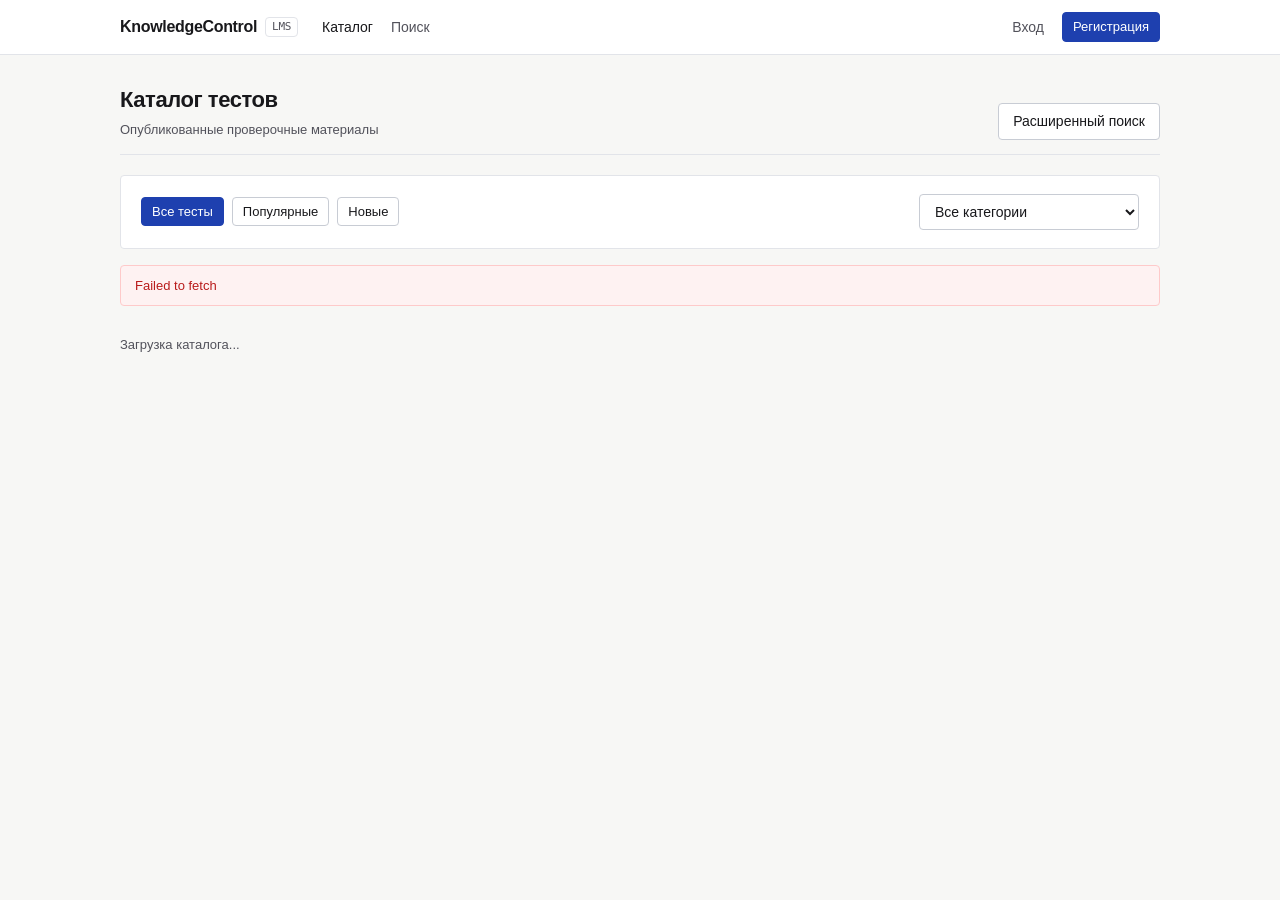
<file: frontend/index.html>
<!DOCTYPE html>
<html lang="ru">
<head>
  <meta charset="UTF-8">
  <title>Каталог тестов — KnowledgeControl</title>
  <link rel="stylesheet" href="css/style.css">
</head>
<body>
  <header id="navbar" class="topbar"></header>
  <main class="container">
    <div class="page-header">
      <div>
        <h1>Каталог тестов</h1>
        <p class="page-subtitle">Опубликованные проверочные материалы</p>
      </div>
      <a href="search.html" class="btn">Расширенный поиск</a>
    </div>

    <div class="card" style="display:flex;justify-content:space-between;align-items:center;gap:12px;flex-wrap:wrap;">
      <div class="row-actions" id="mode-tabs">
        <button type="button" class="btn btn-sm btn-primary" data-mode="all" onclick="setMode('all')">Все тесты</button>
        <button type="button" class="btn btn-sm" data-mode="popular" onclick="setMode('popular')">Популярные</button>
        <button type="button" class="btn btn-sm" data-mode="new" onclick="setMode('new')">Новые</button>
      </div>
      <div id="category-filter-wrap" style="min-width:220px;">
        <select id="category-select" onchange="onCategoryChange()">
          <option value="">Все категории</option>
        </select>
      </div>
    </div>

    <div id="alert" class="alert"></div>
    <div id="tests-grid" class="grid-2">
      <p class="muted">Загрузка каталога...</p>
    </div>

    <div id="pagination" style="display:none;justify-content:space-between;align-items:center;margin-top:16px;">
      <button type="button" id="prev-btn" class="btn btn-sm" onclick="changePage(-1)">← Назад</button>
      <span id="page-info" class="muted mono"></span>
      <button type="button" id="next-btn" class="btn btn-sm" onclick="changePage(1)">Вперёд →</button>
    </div>
  </main>

  <script src="js/api.js"></script>
  <script src="js/auth.js"></script>
  <script>
    renderNavbar('index');

    let currentMode = 'all';
    let currentCategory = '';
    let currentPage = 1;
    const pageSize = 10;

    async function loadCategories() {
      try {
        const categories = await apiRequest('creation', '/api/categories');
        const select = document.getElementById('category-select');
        (categories || []).forEach(c => {
          const opt = document.createElement('option');
          opt.value = c.name;
          opt.textContent = c.name;
          select.appendChild(opt);
        });
      } catch { /* каталог работает и без списка категорий */ }
    }

    function setMode(mode) {
      currentMode = mode;
      currentPage = 1;
      document.querySelectorAll('#mode-tabs button').forEach(btn => {
        btn.className = btn.dataset.mode === mode ? 'btn btn-sm btn-primary' : 'btn btn-sm';
      });
      document.getElementById('category-filter-wrap').style.display = mode === 'all' ? 'block' : 'none';
      loadCatalog();
    }

    function onCategoryChange() {
      currentCategory = document.getElementById('category-select').value;
      currentPage = 1;
      loadCatalog();
    }

    function changePage(delta) {
      currentPage = Math.max(1, currentPage + delta);
      loadCatalog();
    }

    function renderCards(items) {
      const grid = document.getElementById('tests-grid');
      if (!items.length) {
        grid.innerHTML = '<p class="muted">Опубликованных тестов по выбранным условиям пока нет.</p>';
        return;
      }

      grid.innerHTML = items.map(t => {
        const updated = t.updatedAt ? new Date(t.updatedAt).toLocaleDateString('ru-RU') : '';
        const statsLine = t.totalAttempts > 0
          ? `Попыток: <strong>${t.totalAttempts}</strong> · Успешно: ${Math.round(t.passRate)}% · Ср. балл: ${Math.round(t.avgScore)}%`
          : 'Пока нет прохождений';

        return `
          <div class="card" style="display:flex;flex-direction:column;justify-content:space-between;margin-bottom:0;">
            <div>
              <div style="display:flex;justify-content:space-between;align-items:center;gap:8px;margin-bottom:8px;">
                <span class="badge">${escapeHtml(t.subject || 'Общее')}</span>
                <span class="mono muted">${updated}</span>
              </div>
              <h3 style="margin:0 0 6px;font-size:17px;">${escapeHtml(t.title)}</h3>
              <p class="muted" style="margin:0 0 14px;">${escapeHtml(t.description || 'Описание отсутствует')}</p>
            </div>
            <div style="display:flex;justify-content:space-between;align-items:center;gap:10px;padding-top:12px;border-top:1px solid var(--border);">
              <span class="muted">${statsLine}</span>
              <a href="take-test.html?testUid=${t.testUid}" class="btn btn-sm btn-primary">Пройти</a>
            </div>
          </div>
        `;
      }).join('');
    }

    async function loadCatalog() {
      hideAlert('alert');
      const paginationEl = document.getElementById('pagination');

      try {
        if (currentMode === 'popular') {
          paginationEl.style.display = 'none';
          const items = await apiRequest('search', '/api/catalog/popular?limit=12');
          renderCards(Array.isArray(items) ? items : []);
          return;
        }

        if (currentMode === 'new') {
          paginationEl.style.display = 'none';
          const items = await apiRequest('search', '/api/catalog/new?limit=12');
          renderCards(Array.isArray(items) ? items : []);
          return;
        }

        const params = new URLSearchParams({
          page: String(currentPage),
          size: String(pageSize)
        });
        if (currentCategory) params.set('category', currentCategory);

        const data = await apiRequest('search', `/api/catalog?${params.toString()}`);
        const items = data?.items || [];
        renderCards(items);

        if (data && data.totalPages > 1) {
          paginationEl.style.display = 'flex';
          document.getElementById('page-info').textContent =
            `Страница ${data.page} из ${data.totalPages} (всего: ${data.totalCount})`;
          document.getElementById('prev-btn').disabled = data.page <= 1;
          document.getElementById('next-btn').disabled = data.page >= data.totalPages;
        } else {
          paginationEl.style.display = 'none';
        }
      } catch (e) {
        showAlert('alert', e.message);
      }
    }

    loadCategories();
    loadCatalog();
  </script>
</body>
</html>
</file>
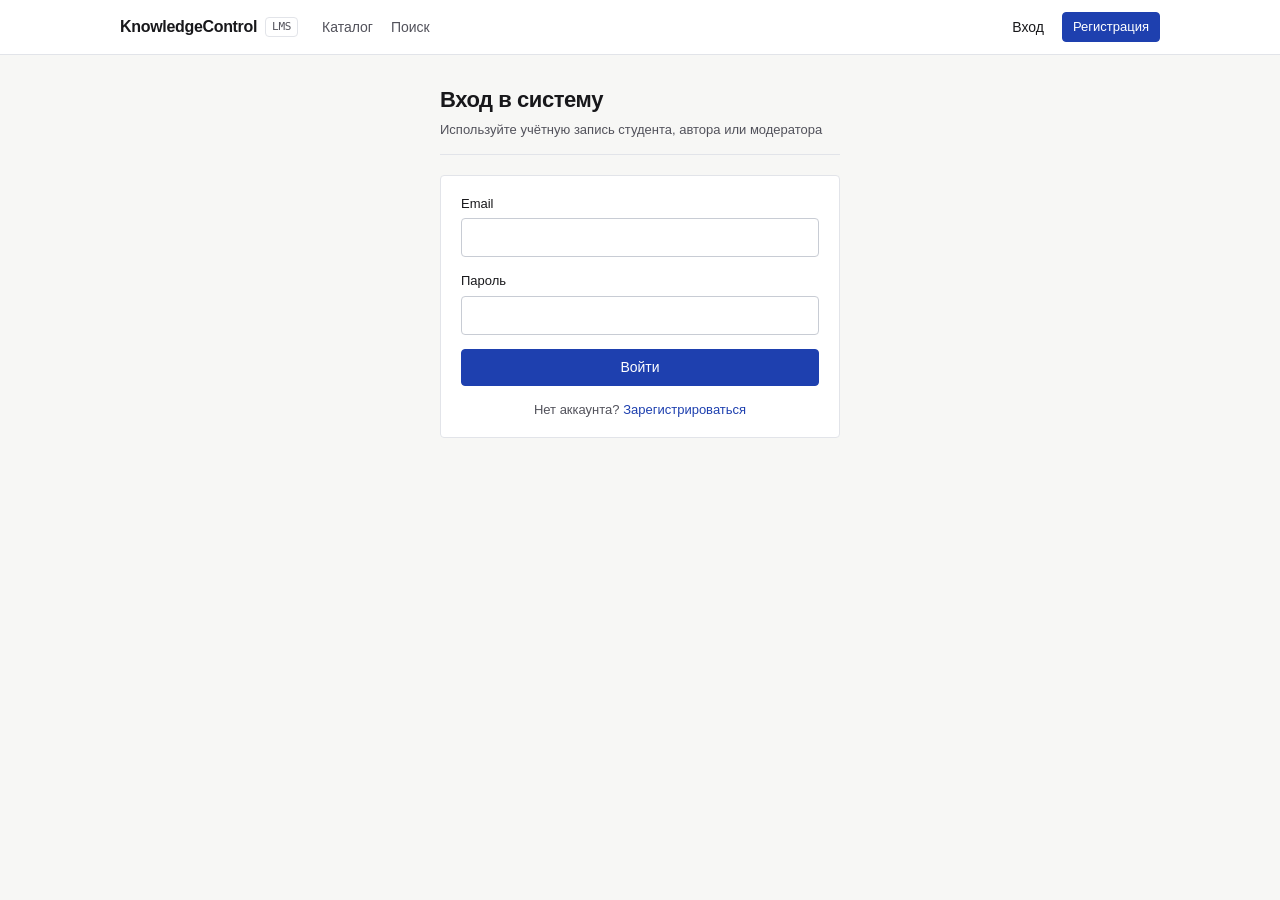
<file: frontend/login.html>
<!DOCTYPE html>
<html lang="ru">
<head>
  <meta charset="UTF-8">
  <title>Вход — KnowledgeControl</title>
  <link rel="stylesheet" href="css/style.css">
</head>
<body>
  <header id="navbar" class="topbar"></header>
  <main class="container container-narrow">
    <div class="page-header">
      <div>
        <h1>Вход в систему</h1>
        <p class="page-subtitle">Используйте учётную запись студента, автора или модератора</p>
      </div>
    </div>

    <div id="alert" class="alert"></div>
    <form id="login-form" class="card">
      <div class="form-group">
        <label for="email">Email</label>
        <input type="email" id="email" required autocomplete="email">
      </div>
      <div class="form-group">
        <label for="password">Пароль</label>
        <input type="password" id="password" required autocomplete="current-password">
      </div>
      <button type="submit" id="submit-btn" class="btn btn-primary" style="width:100%;">Войти</button>
      <p class="muted" style="margin:14px 0 0;text-align:center;">
        Нет аккаунта? <a href="register.html">Зарегистрироваться</a>
      </p>
    </form>
  </main>

  <script src="js/api.js"></script>
  <script src="js/auth.js"></script>
  <script>
    renderNavbar('login');

    document.getElementById('login-form').addEventListener('submit', async (e) => {
      e.preventDefault();
      hideAlert('alert');
      const btn = document.getElementById('submit-btn');
      btn.disabled = true;

      try {
        const res = await apiRequest('user', '/api/auth/login', {
          method: 'POST',
          body: {
            email: document.getElementById('email').value.trim(),
            password: document.getElementById('password').value
          }
        });

        localStorage.setItem('kc_token', res.token);

        try {
          const me = await apiRequest('user', '/api/users/me');
          if (me?.nickname) localStorage.setItem('kc_nickname', me.nickname);
        } catch { /* игнорируем, подгрузится позже */ }

        window.location.href = 'index.html';
      } catch (err) {
        showAlert('alert', err.message);
      } finally {
        btn.disabled = false;
      }
    });
  </script>
</body>
</html>
</file>
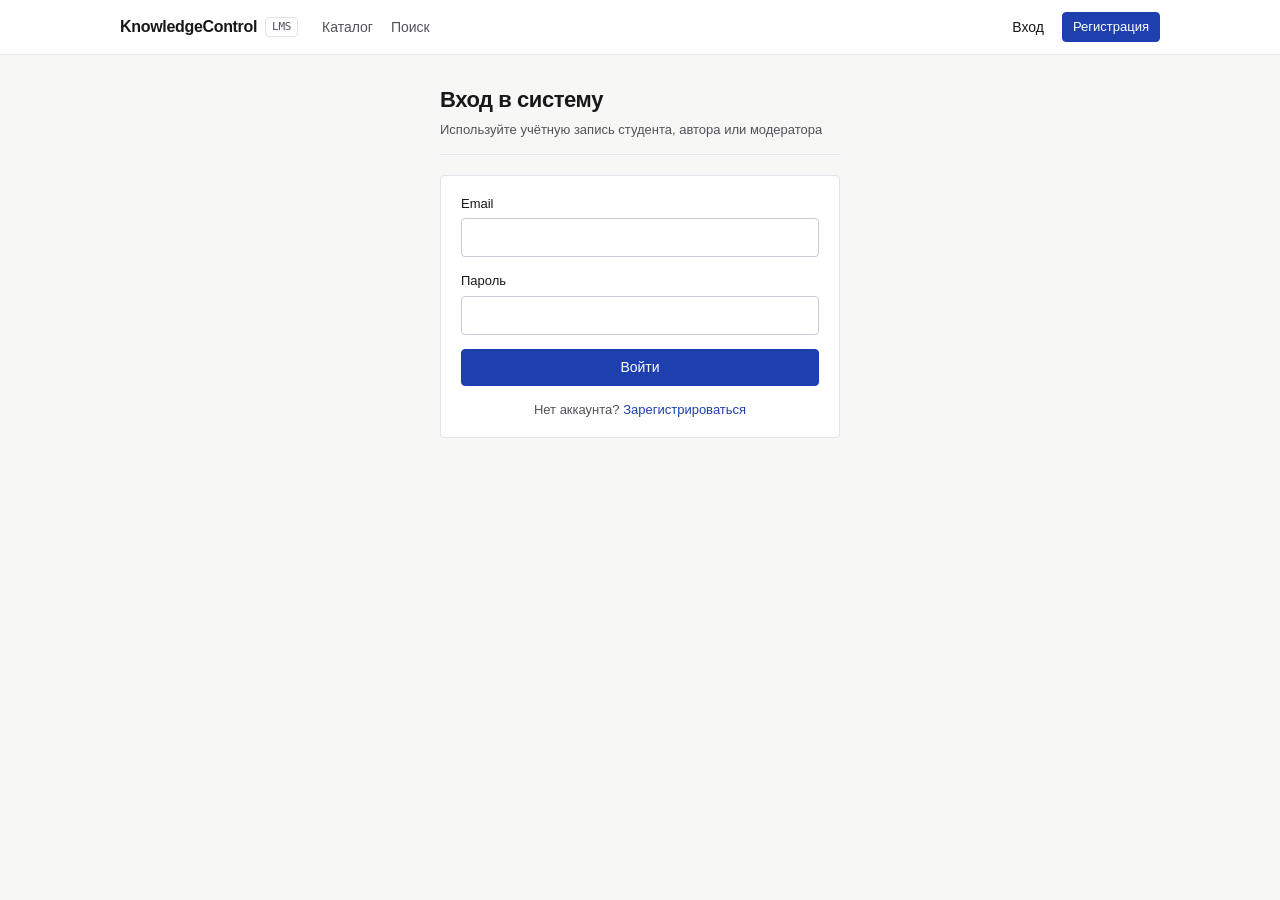
<file: frontend/moderation.html>
<!DOCTYPE html>
<html lang="ru">
<head>
  <meta charset="UTF-8">
  <title>Модерация — KnowledgeControl</title>
  <link rel="stylesheet" href="css/style.css">
</head>
<body>
  <header id="navbar" class="topbar"></header>
  <main class="container">
    <div class="page-header">
      <div>
        <h1>Панель модерации</h1>
        <p class="page-subtitle">Скрытие нарушающих правила тестов и управление блокировками пользователей</p>
      </div>
    </div>

    <div id="alert" class="alert"></div>

    <div class="grid-2">
      <form id="hide-test-form" class="card">
        <h3 style="margin:0 0 12px;font-size:16px;">Скрыть тест по UID</h3>
        <div class="form-group">
          <label for="hideTestUid">UID теста</label>
          <input type="text" id="hideTestUid" placeholder="00000000-0000-0000-0000-000000000000" required>
        </div>
        <div class="form-group">
          <label for="hideComment">Комментарий модератора (необязательно)</label>
          <input type="text" id="hideComment" maxlength="1000" placeholder="Причина скрытия теста">
        </div>
        <button type="submit" class="btn btn-danger btn-sm">Скрыть тест</button>
      </form>

      <div class="card">
        <h3 style="margin:0 0 12px;font-size:16px;">Блокировка / разблокировка пользователя</h3>
        <form id="ban-form">
          <div class="form-group">
            <label for="banUserUid">UID пользователя</label>
            <input type="text" id="banUserUid" placeholder="00000000-0000-0000-0000-000000000000" required>
          </div>
          <div class="form-group">
            <label for="banReason">Причина блокировки</label>
            <input type="text" id="banReason" maxlength="500" placeholder="Нарушение правил платформы" required>
          </div>
          <div class="form-group">
            <label for="banExpiresAt">Действует до (оставьте пустым для бессрочного бана)</label>
            <input type="datetime-local" id="banExpiresAt">
          </div>
          <div class="row-actions">
            <button type="submit" class="btn btn-danger btn-sm">Заблокировать</button>
            <button type="button" class="btn btn-sm" onclick="unbanUser()">Снять блокировку</button>
          </div>
        </form>
      </div>
    </div>

    <h2 style="font-size:17px;margin:24px 0 12px;">Опубликованные тесты в каталоге</h2>
    <div class="table-wrap">
      <table>
        <thead>
          <tr>
            <th>Название теста</th>
            <th>Категория</th>
            <th>Author UID</th>
            <th>Test UID</th>
            <th></th>
          </tr>
        </thead>
        <tbody id="catalog-mod-body">
          <tr><td colspan="5" class="muted">Загрузка...</td></tr>
        </tbody>
      </table>
    </div>
  </main>

  <script src="js/api.js"></script>
  <script src="js/auth.js"></script>
  <script>
    requireModerator();
    renderNavbar('moderation');

    async function loadCatalogForModeration() {
      try {
        const data = await apiRequest('search', '/api/catalog?page=1&size=50');
        const list = data?.items || [];
        const tbody = document.getElementById('catalog-mod-body');

        if (!list.length) {
          tbody.innerHTML = '<tr><td colspan="5" class="muted">В каталоге пока нет опубликованных тестов.</td></tr>';
          return;
        }

        tbody.innerHTML = list.map(t => `
          <tr>
            <td>
              <strong>${escapeHtml(t.title)}</strong>
              <div class="muted">${escapeHtml(t.description || '')}</div>
            </td>
            <td><span class="badge">${escapeHtml(t.subject || 'Общее')}</span></td>
            <td class="mono" style="font-size:12px;">${t.authorUid}</td>
            <td class="mono" style="font-size:12px;">${t.testUid}</td>
            <td style="text-align:right;">
              <button class="btn btn-sm btn-danger" onclick="hideTestByUid('${t.testUid}')">Скрыть</button>
            </td>
          </tr>
        `).join('');
      } catch (err) {
        showAlert('alert', err.message);
      }
    }

    async function hideTestByUid(testUid, presetComment = null) {
      const comment = presetComment !== null
        ? presetComment
        : prompt('Комментарий модератора (можно оставить пустым):', 'Нарушение правил платформы');

      if (comment === null) return;
      hideAlert('alert');

      try {
        const query = comment.trim() ? `?comment=${encodeURIComponent(comment.trim())}` : '';
        await apiRequest('creation', `/api/moderation/hide/${encodeURIComponent(testUid)}${query}`, {
          method: 'POST'
        });
        showAlert('alert', `Тест ${testUid} скрыт и заблокирован.`, 'success');
        loadCatalogForModeration();
      } catch (err) {
        showAlert('alert', err.message);
      }
    }

    document.getElementById('hide-test-form').addEventListener('submit', async (e) => {
      e.preventDefault();
      const uid = document.getElementById('hideTestUid').value.trim();
      const comment = document.getElementById('hideComment').value;
      await hideTestByUid(uid, comment);
      document.getElementById('hide-test-form').reset();
    });

    document.getElementById('ban-form').addEventListener('submit', async (e) => {
      e.preventDefault();
      hideAlert('alert');

      const userUid = document.getElementById('banUserUid').value.trim();
      const reason = document.getElementById('banReason').value.trim();
      const expiresRaw = document.getElementById('banExpiresAt').value;
      const expiresAt = expiresRaw ? new Date(expiresRaw).toISOString() : null;

      try {
        await apiRequest('user', '/api/bans/ban', {
          method: 'POST',
          body: { userUid, reason, expiresAt }
        });
        document.getElementById('ban-form').reset();
        showAlert('alert', `Пользователь ${userUid} заблокирован.`, 'success');
      } catch (err) {
        showAlert('alert', err.message);
      }
    });

    async function unbanUser() {
      const userUid = document.getElementById('banUserUid').value.trim();
      if (!userUid) {
        showAlert('alert', 'Укажите UID пользователя для разблокировки.');
        return;
      }
      hideAlert('alert');

      try {
        await apiRequest('user', `/api/bans/unban/${encodeURIComponent(userUid)}`, {
          method: 'POST'
        });
        showAlert('alert', `Блокировка с пользователя ${userUid} снята.`, 'success');
      } catch (err) {
        showAlert('alert', err.message);
      }
    }

    loadCatalogForModeration();
  </script>
</body>
</html>
</file>
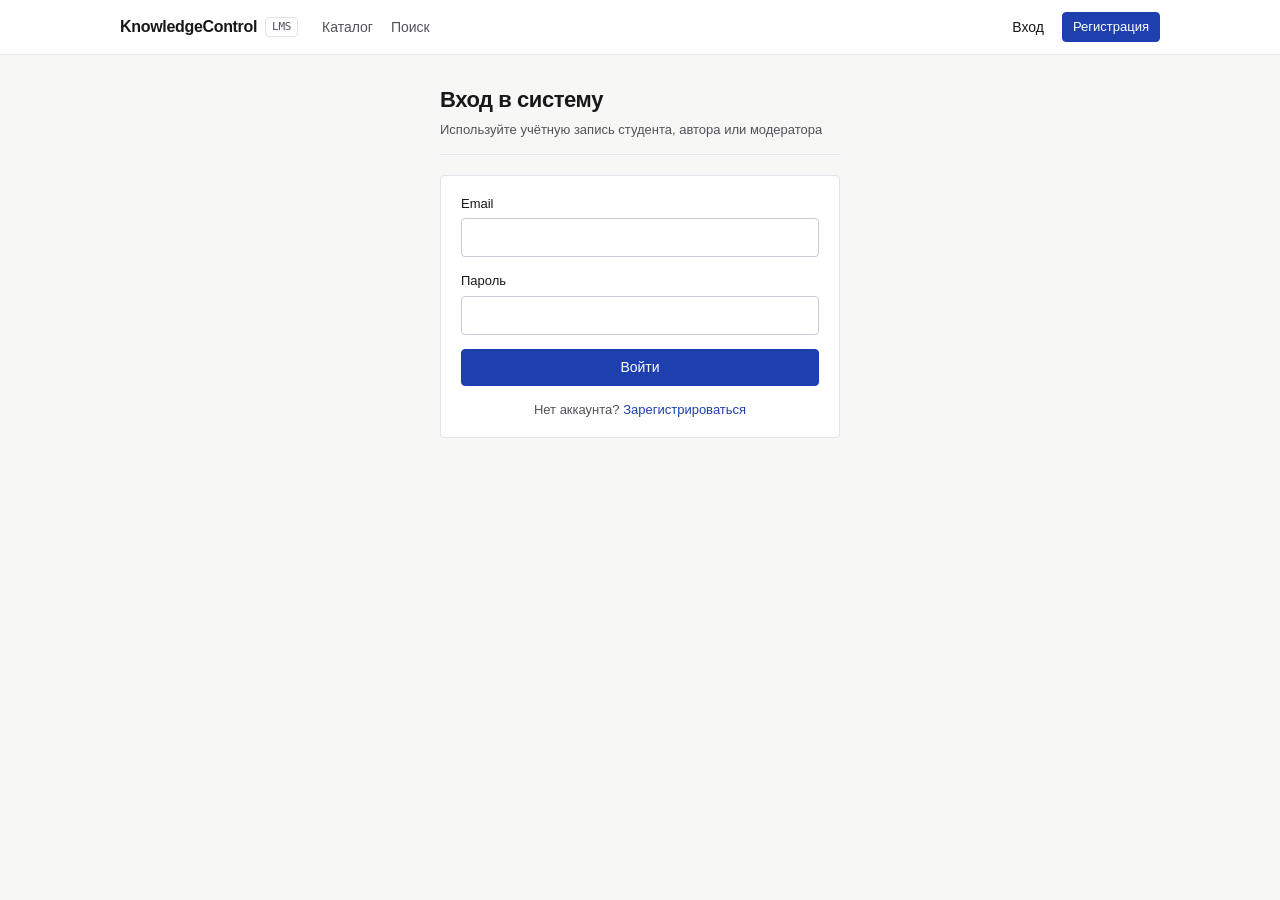
<file: frontend/profile.html>
<!DOCTYPE html>
<html lang="ru">
<head>
  <meta charset="UTF-8">
  <title>Профиль — KnowledgeControl</title>
  <link rel="stylesheet" href="css/style.css">
</head>
<body>
  <header id="navbar" class="topbar"></header>
  <main class="container">
    <div class="page-header">
      <div>
        <h1>Профиль пользователя</h1>
        <p class="page-subtitle" id="user-meta">Загрузка...</p>
      </div>
    </div>

    <div id="alert" class="alert"></div>

    <div class="grid-2">
      <form id="nickname-form" class="card">
        <h3 style="margin:0 0 12px;font-size:16px;">Изменить никнейм</h3>
        <div class="form-group">
          <label for="newNickname">Новый никнейм (3–64 символа)</label>
          <input type="text" id="newNickname" minlength="3" maxlength="64" required>
        </div>
        <button type="submit" class="btn btn-primary btn-sm">Сохранить никнейм</button>
      </form>

      <form id="password-form" class="card">
        <h3 style="margin:0 0 12px;font-size:16px;">Смена пароля</h3>
        <div class="form-group">
          <label for="currentPassword">Текущий пароль</label>
          <input type="password" id="currentPassword" required autocomplete="current-password">
        </div>
        <div class="form-group">
          <label for="newPassword">Новый пароль (минимум 8 символов)</label>
          <input type="password" id="newPassword" minlength="8" maxlength="100" required autocomplete="new-password">
        </div>
        <button type="submit" class="btn btn-primary btn-sm">Обновить пароль</button>
      </form>
    </div>

    <h2 style="font-size:17px;margin:24px 0 12px;">История прохождений</h2>
    <div class="table-wrap">
      <table>
        <thead>
          <tr>
            <th>Тест</th>
            <th>Статус</th>
            <th>Результат</th>
            <th>Начато</th>
            <th></th>
          </tr>
        </thead>
        <tbody id="attempts-body">
          <tr><td colspan="5" class="muted">Загрузка...</td></tr>
        </tbody>
      </table>
    </div>
  </main>

  <script src="js/api.js"></script>
  <script src="js/auth.js"></script>
  <script>
    const currentUser = requireAuth();
    renderNavbar('profile');

    function renderUserMeta(me) {
      const roleLabel = me.isModerator ? 'Модератор' : 'Пользователь';
      const regDate = me.createdAt ? new Date(me.createdAt).toLocaleDateString('ru-RU') : '';
      document.getElementById('user-meta').textContent =
        `${me.nickname} · ${me.email} · Роль: ${roleLabel} · С нами с ${regDate} · UID: ${me.uid}`;
      document.getElementById('newNickname').value = me.nickname || '';
    }

    function statusBadge(status) {
      if (status === 'Completed') return '<span class="badge badge-success">Завершён</span>';
      if (status === 'Expired') return '<span class="badge badge-danger">Время истекло</span>';
      return '<span class="badge badge-warn">В процессе</span>';
    }

    async function loadProfile() {
      try {
        const me = await apiRequest('user', '/api/users/me');
        localStorage.setItem('kc_nickname', me.nickname);
        renderNavbar('profile');
        renderUserMeta(me);

        const attempts = await apiRequest('taking', '/api/attempts/my');
        const list = Array.isArray(attempts) ? attempts : [];
        const tbody = document.getElementById('attempts-body');

        if (!list.length) {
          tbody.innerHTML = '<tr><td colspan="5" class="muted">Вы ещё не проходили тесты.</td></tr>';
          return;
        }

        // Подгружаем баллы для завершённых попыток
        const resultsMap = new Map();
        await Promise.all(
          list
            .filter(a => a.status === 'Completed')
            .map(async a => {
              try {
                const res = await apiRequest('taking', `/api/attempts/${a.attemptUid}/result`);
                resultsMap.set(a.attemptUid, res);
              } catch { /* игнорируем единичную ошибку */ }
            })
        );

        tbody.innerHTML = list.map(a => {
          const title = a.testSnapshot?.title || a.testUid;
          const res = resultsMap.get(a.attemptUid);
          const scoreText = res
            ? `${res.score} / ${res.maxScore} (${res.percent}%)`
            : '—';

          let actionHtml = '';
          if (a.status === 'Completed') {
            actionHtml = `<a href="result.html?attemptUid=${a.attemptUid}" class="btn btn-sm">Результат</a>`;
          } else if (a.status === 'InProgress') {
            actionHtml = `<a href="take-test.html?attemptUid=${a.attemptUid}&testUid=${a.testUid}" class="btn btn-sm btn-primary">Продолжить</a>`;
          }

          return `
            <tr>
              <td><strong>${escapeHtml(title)}</strong></td>
              <td>${statusBadge(a.status)}</td>
              <td class="mono">${scoreText}</td>
              <td class="muted">${a.startedAt ? new Date(a.startedAt).toLocaleString('ru-RU') : '—'}</td>
              <td style="text-align:right;">${actionHtml}</td>
            </tr>
          `;
        }).join('');
      } catch (err) {
        showAlert('alert', err.message);
      }
    }

    document.getElementById('nickname-form').addEventListener('submit', async (e) => {
      e.preventDefault();
      hideAlert('alert');
      try {
        const updated = await apiRequest('user', '/api/users/me/nickname', {
          method: 'PUT',
          body: { newNickname: document.getElementById('newNickname').value.trim() }
        });
        localStorage.setItem('kc_nickname', updated.nickname);
        renderNavbar('profile');
        renderUserMeta(updated);
        showAlert('alert', 'Никнейм успешно обновлён.', 'success');
      } catch (err) {
        showAlert('alert', err.message);
      }
    });

    document.getElementById('password-form').addEventListener('submit', async (e) => {
      e.preventDefault();
      hideAlert('alert');
      try {
        await apiRequest('user', '/api/auth/change-password', {
          method: 'POST',
          body: {
            currentPassword: document.getElementById('currentPassword').value,
            newPassword: document.getElementById('newPassword').value
          }
        });
        document.getElementById('password-form').reset();
        showAlert('alert', 'Пароль успешно изменён.', 'success');
      } catch (err) {
        showAlert('alert', err.message);
      }
    });

    loadProfile();
  </script>
</body>
</html>
</file>
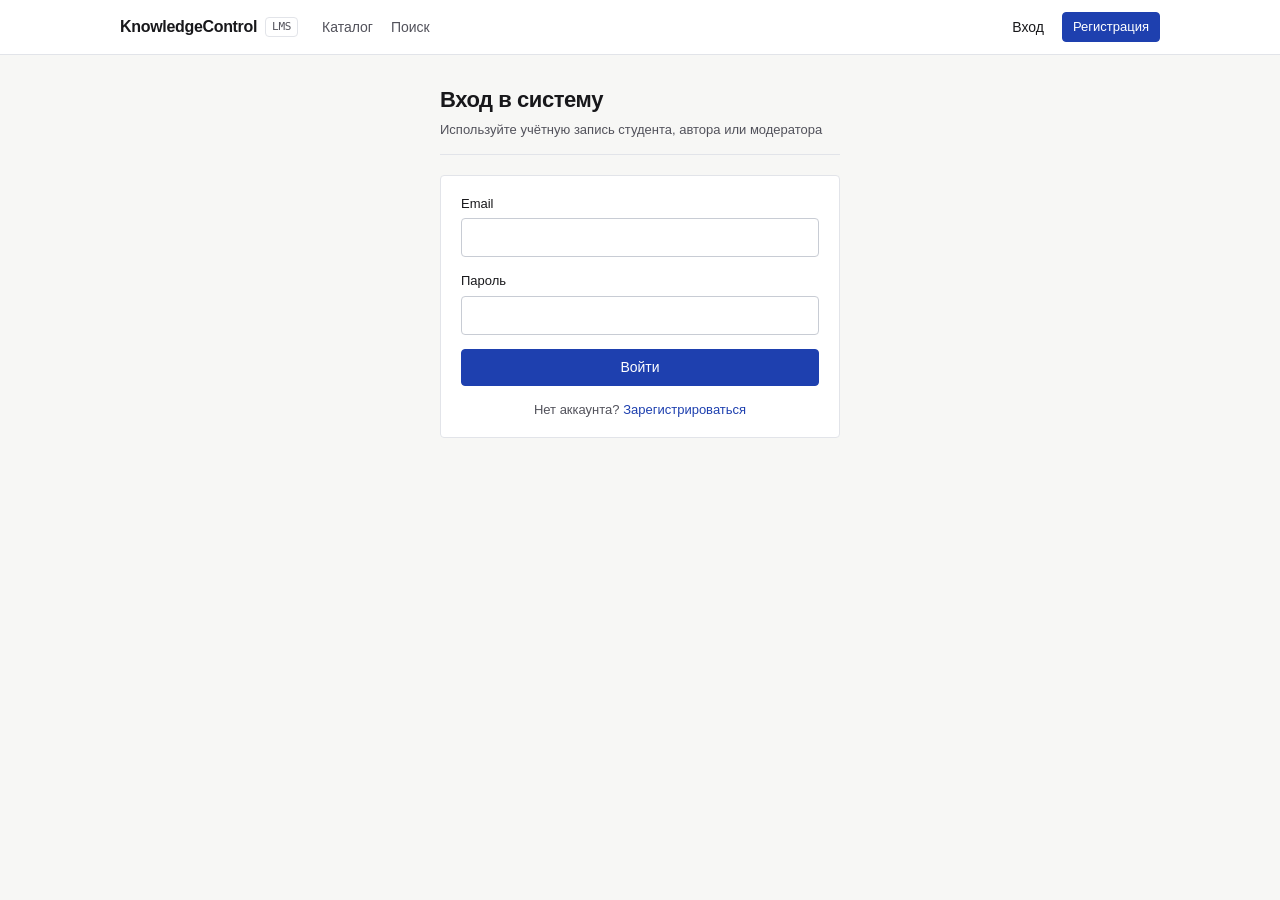
<file: frontend/question-edit.html>
<!DOCTYPE html>
<html lang="ru">
<head>
  <meta charset="UTF-8">
  <title>Редактор вопроса — KnowledgeControl</title>
  <link rel="stylesheet" href="css/style.css">
</head>
<body>
  <header id="navbar" class="topbar"></header>
  <main class="container" style="max-width:720px;">
    <div class="page-header">
      <div>
        <h1 id="page-title">Новый вопрос</h1>
        <p class="page-subtitle">Категория, формулировка, тип ответа и правильные варианты</p>
      </div>
      <a href="questions.html" class="btn">Назад к списку</a>
    </div>

    <div id="alert" class="alert"></div>
    <form id="question-form" class="card">
      <div class="grid-2">
        <div class="form-group">
          <label for="categoryUid">Категория</label>
          <select id="categoryUid" required></select>
        </div>
        <div class="form-group">
          <label for="visibility">Видимость вопроса</label>
          <select id="visibility">
            <option value="Public">Публичный (Public)</option>
            <option value="Private">Приватный (Private)</option>
          </select>
        </div>
      </div>

      <div class="form-group">
        <label for="title">Краткий заголовок вопроса (3–200 символов)</label>
        <input type="text" id="title" minlength="3" maxlength="200" placeholder="Например: Индексы в PostgreSQL" required>
      </div>

      <div class="form-group">
        <label for="text">Формулировка вопроса (3–2000 символов)</label>
        <textarea id="text" minlength="3" maxlength="2000" required></textarea>
      </div>

      <div class="grid-2">
        <div class="form-group">
          <label for="questionType">Тип вопроса</label>
          <select id="questionType" onchange="onTypeChange()">
            <option value="SingleChoice">Один вариант (SingleChoice)</option>
            <option value="MultipleChoice">Несколько вариантов (MultipleChoice)</option>
            <option value="TextInput">Текстовый ввод (TextInput)</option>
          </select>
        </div>
        <div class="form-group">
          <label for="tags">Теги (через запятую)</label>
          <input type="text" id="tags" placeholder="sql, индексы, b-tree">
        </div>
      </div>

      <div id="options-section" class="form-group">
        <label>Варианты ответа (отметьте правильные)</label>
        <div id="options-list"></div>
        <button type="button" class="btn btn-sm" style="margin-top:8px;" onclick="addOptionRow()">+ Добавить вариант</button>
      </div>

      <div id="text-answer-section" class="form-group" style="display:none;">
        <label for="correctTextAnswer">Эталонный текстовый ответ</label>
        <input type="text" id="correctTextAnswer" maxlength="500" placeholder="Точное совпадение (без учёта регистра)">
      </div>

      <div style="margin-top:18px;display:flex;gap:10px;">
        <button type="submit" id="submit-btn" class="btn btn-primary">Сохранить вопрос</button>
        <a href="questions.html" class="btn">Отмена</a>
      </div>
    </form>
  </main>

  <script src="js/api.js"></script>
  <script src="js/auth.js"></script>
  <script>
    requireAuth();
    renderNavbar('questions');
    const questionUid = new URLSearchParams(window.location.search).get('uid');

    function onTypeChange() {
      const type = document.getElementById('questionType').value;
      const isText = type === 'TextInput';
      document.getElementById('options-section').style.display = isText ? 'none' : 'block';
      document.getElementById('text-answer-section').style.display = isText ? 'block' : 'none';

      const inputType = type === 'MultipleChoice' ? 'checkbox' : 'radio';
      document.querySelectorAll('#options-list .opt-correct').forEach(inp => {
        inp.type = inputType;
        inp.name = 'correctOption';
      });
    }

    function addOptionRow(text = '', isCorrect = false) {
      const type = document.getElementById('questionType').value;
      const inputType = type === 'MultipleChoice' ? 'checkbox' : 'radio';
      const container = document.getElementById('options-list');

      const row = document.createElement('div');
      row.style.cssText = 'display:flex;gap:8px;align-items:center;margin-bottom:8px;';
      row.innerHTML = `
        <input type="${inputType}" name="correctOption" class="opt-correct" ${isCorrect ? 'checked' : ''} title="Правильный ответ">
        <input type="text" class="opt-text" maxlength="500" value="${escapeHtml(text)}" placeholder="Текст варианта">
        <button type="button" class="btn btn-sm btn-danger" onclick="this.parentElement.remove()">×</button>
      `;
      container.appendChild(row);
    }

    async function init() {
      try {
        const categories = await apiRequest('creation', '/api/categories');
        const catSelect = document.getElementById('categoryUid');
        catSelect.innerHTML = (categories || []).map(c =>
          `<option value="${c.uid}">${escapeHtml(c.name)}</option>`
        ).join('');

        if (!questionUid) {
          addOptionRow();
          addOptionRow();
          return;
        }

        document.getElementById('page-title').textContent = 'Редактирование вопроса';
        const q = await apiRequest('creation', `/api/questions/${questionUid}`);

        catSelect.value = q.categoryUid;
        document.getElementById('visibility').value = q.isPublic ? 'Public' : 'Private';
        document.getElementById('title').value = q.title || '';
        document.getElementById('text').value = q.text || '';
        document.getElementById('questionType').value = q.questionType || 'SingleChoice';
        document.getElementById('tags').value = Array.isArray(q.tags) ? q.tags.join(', ') : '';
        document.getElementById('correctTextAnswer').value = q.correctTextAnswer || '';

        onTypeChange();
        (q.answerOptions || []).forEach(o => addOptionRow(o.text, o.isCorrect));
      } catch (err) {
        showAlert('alert', err.message);
      }
    }

    document.getElementById('question-form').addEventListener('submit', async (e) => {
      e.preventDefault();
      hideAlert('alert');
      const btn = document.getElementById('submit-btn');
      btn.disabled = true;

      const questionType = document.getElementById('questionType').value;
      const answerOptions = questionType === 'TextInput'
        ? []
        : Array.from(document.querySelectorAll('#options-list > div'))
            .map(row => ({
              text: row.querySelector('.opt-text').value.trim(),
              isCorrect: row.querySelector('.opt-correct').checked
            }))
            .filter(o => o.text)
            .map((o, idx) => ({ ...o, position: idx }));

      const tags = document.getElementById('tags').value
        .split(',')
        .map(t => t.trim())
        .filter(Boolean);

      const payload = {
        categoryUid: document.getElementById('categoryUid').value,
        title: document.getElementById('title').value.trim(),
        text: document.getElementById('text').value.trim(),
        questionType,
        correctTextAnswer: questionType === 'TextInput'
          ? document.getElementById('correctTextAnswer').value.trim()
          : null,
        visibility: document.getElementById('visibility').value,
        answerOptions,
        tags
      };

      try {
        if (questionUid) {
          await apiRequest('creation', `/api/questions/${questionUid}`, { method: 'PUT', body: payload });
        } else {
          await apiRequest('creation', '/api/questions', { method: 'POST', body: payload });
        }
        window.location.href = 'questions.html';
      } catch (err) {
        showAlert('alert', err.message);
      } finally {
        btn.disabled = false;
      }
    });

    init();
  </script>
</body>
</html>
</file>
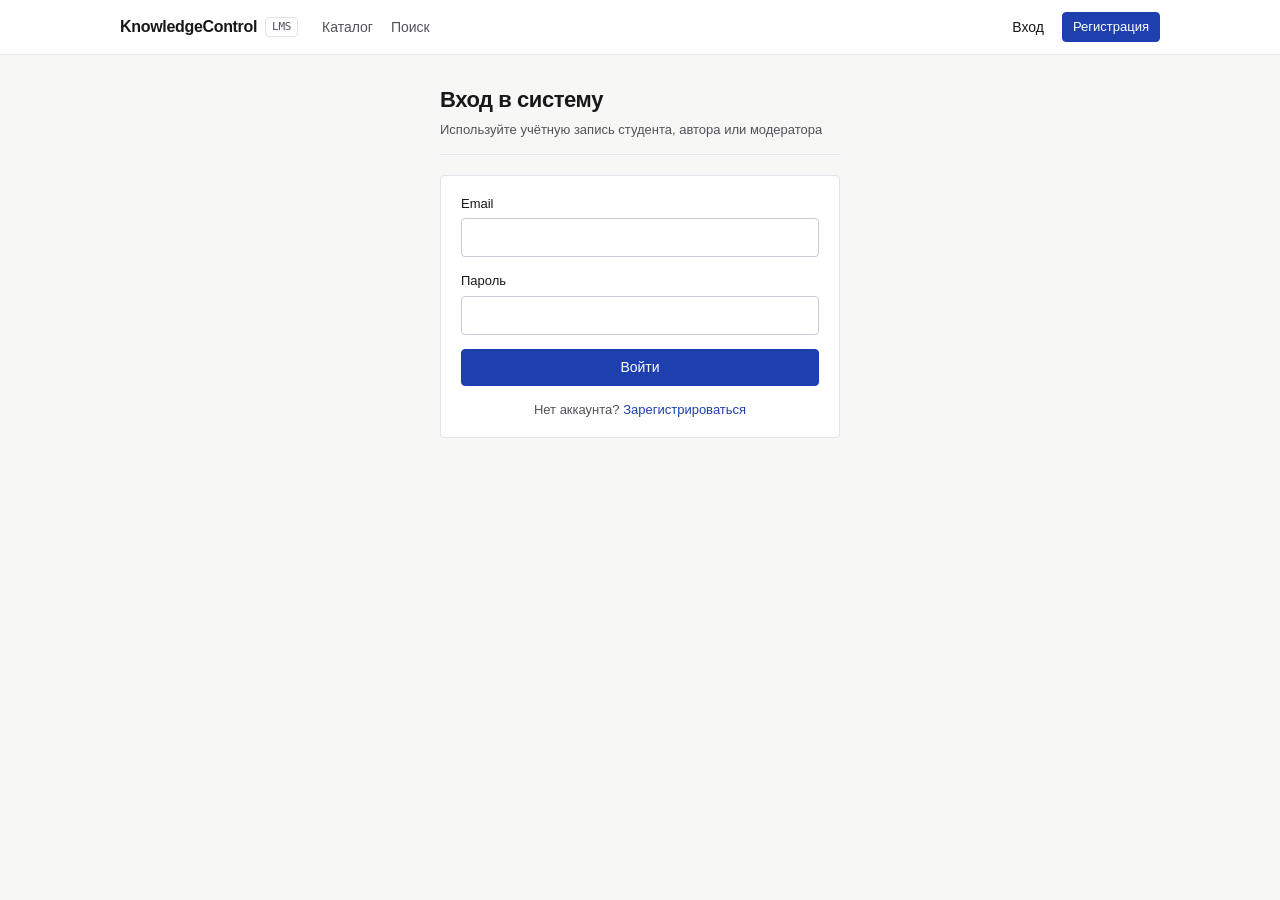
<file: frontend/questions.html>
<!DOCTYPE html>
<html lang="ru">
<head>
  <meta charset="UTF-8">
  <title>Мои вопросы — KnowledgeControl</title>
  <link rel="stylesheet" href="css/style.css">
</head>
<body>
  <header id="navbar" class="topbar"></header>
  <main class="container">
    <div class="page-header">
      <div>
        <h1>Банк вопросов</h1>
        <p class="page-subtitle">Вопросы, доступные для включения в ваши тесты</p>
      </div>
      <a href="question-edit.html" class="btn btn-primary">+ Новый вопрос</a>
    </div>

    <div id="alert" class="alert"></div>
    <div class="table-wrap">
      <table>
        <thead>
          <tr>
            <th>Вопрос</th>
            <th>Категория</th>
            <th>Тип</th>
            <th>Доступ</th>
            <th></th>
          </tr>
        </thead>
        <tbody id="questions-body">
          <tr><td colspan="5" class="muted">Загрузка...</td></tr>
        </tbody>
      </table>
    </div>
  </main>

  <script src="js/api.js"></script>
  <script src="js/auth.js"></script>
  <script>
    requireAuth();
    renderNavbar('questions');

    function typeLabel(type) {
      if (type === 'SingleChoice') return 'Один выбор';
      if (type === 'MultipleChoice') return 'Множ. выбор';
      if (type === 'TextInput') return 'Текстовый';
      return type || '—';
    }

    async function loadQuestions() {
      try {
        const list = await apiRequest('creation', '/api/questions/my');
        const tbody = document.getElementById('questions-body');

        if (!Array.isArray(list) || !list.length) {
          tbody.innerHTML = '<tr><td colspan="5" class="muted">Вопросов пока нет. Создайте первый вопрос.</td></tr>';
          return;
        }

        tbody.innerHTML = list.map(q => {
          const tagsHtml = Array.isArray(q.tags) && q.tags.length
            ? `<div style="margin-top:4px;display:flex;gap:4px;flex-wrap:wrap;">${q.tags.map(t => `<span class="badge">#${escapeHtml(t)}</span>`).join('')}</div>`
            : '';

          return `
            <tr>
              <td>
                <strong>${escapeHtml(q.title)}</strong>
                <div class="muted">${escapeHtml(q.text)}</div>
                ${tagsHtml}
              </td>
              <td><span class="badge">${escapeHtml(q.categoryName || '—')}</span></td>
              <td><span class="badge badge-info">${escapeHtml(typeLabel(q.questionType))}</span></td>
              <td>
                ${q.isBlocked
                  ? '<span class="badge badge-danger">Заблокирован</span>'
                  : (q.isPublic
                      ? '<span class="badge badge-success">Public</span>'
                      : '<span class="badge">Private</span>')}
              </td>
              <td style="text-align:right;">
                <div class="row-actions" style="justify-content:flex-end;">
                  ${!q.isBlocked ? `<a href="question-edit.html?uid=${q.uid}" class="btn btn-sm">Изменить</a>` : ''}
                  <button class="btn btn-sm btn-danger" onclick="deleteQuestion('${q.uid}')">Удалить</button>
                </div>
              </td>
            </tr>
          `;
        }).join('');
      } catch (err) {
        showAlert('alert', err.message);
      }
    }

    async function deleteQuestion(uid) {
      if (!confirm('Удалить вопрос?')) return;
      hideAlert('alert');
      try {
        await apiRequest('creation', `/api/questions/${uid}`, { method: 'DELETE' });
        showAlert('alert', 'Вопрос удалён.', 'success');
        loadQuestions();
      } catch (err) {
        showAlert('alert', err.message);
      }
    }

    loadQuestions();
  </script>
</body>
</html>
</file>
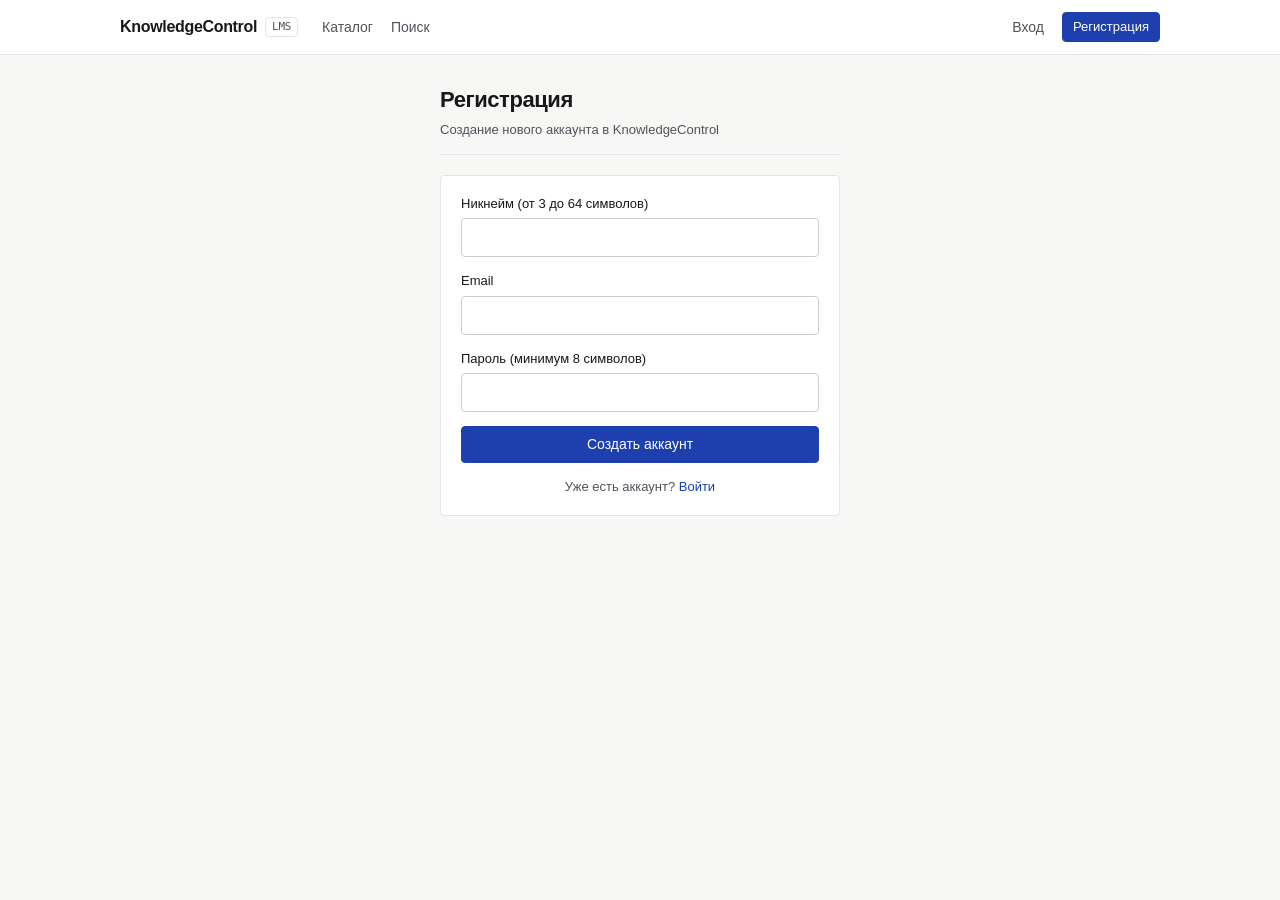
<file: frontend/register.html>
<!DOCTYPE html>
<html lang="ru">
<head>
  <meta charset="UTF-8">
  <title>Регистрация — KnowledgeControl</title>
  <link rel="stylesheet" href="css/style.css">
</head>
<body>
  <header id="navbar" class="topbar"></header>
  <main class="container container-narrow">
    <div class="page-header">
      <div>
        <h1>Регистрация</h1>
        <p class="page-subtitle">Создание нового аккаунта в KnowledgeControl</p>
      </div>
    </div>

    <div id="alert" class="alert"></div>
    <form id="register-form" class="card">
      <div class="form-group">
        <label for="nickname">Никнейм (от 3 до 64 символов)</label>
        <input type="text" id="nickname" minlength="3" maxlength="64" required autocomplete="username">
      </div>
      <div class="form-group">
        <label for="email">Email</label>
        <input type="email" id="email" maxlength="255" required autocomplete="email">
      </div>
      <div class="form-group">
        <label for="password">Пароль (минимум 8 символов)</label>
        <input type="password" id="password" minlength="8" maxlength="100" required autocomplete="new-password">
      </div>
      <button type="submit" id="submit-btn" class="btn btn-primary" style="width:100%;">Создать аккаунт</button>
      <p class="muted" style="margin:14px 0 0;text-align:center;">
        Уже есть аккаунт? <a href="login.html">Войти</a>
      </p>
    </form>
  </main>

  <script src="js/api.js"></script>
  <script src="js/auth.js"></script>
  <script>
    renderNavbar('register');

    document.getElementById('register-form').addEventListener('submit', async (e) => {
      e.preventDefault();
      hideAlert('alert');
      const btn = document.getElementById('submit-btn');
      btn.disabled = true;

      const nickname = document.getElementById('nickname').value.trim();

      try {
        const res = await apiRequest('user', '/api/auth/register', {
          method: 'POST',
          body: {
            nickname,
            email: document.getElementById('email').value.trim(),
            password: document.getElementById('password').value
          }
        });

        if (res && res.token) {
          localStorage.setItem('kc_token', res.token);
          localStorage.setItem('kc_nickname', nickname);
          window.location.href = 'index.html';
        } else {
          window.location.href = 'login.html';
        }
      } catch (err) {
        showAlert('alert', err.message);
      } finally {
        btn.disabled = false;
      }
    });
  </script>
</body>
</html>
</file>
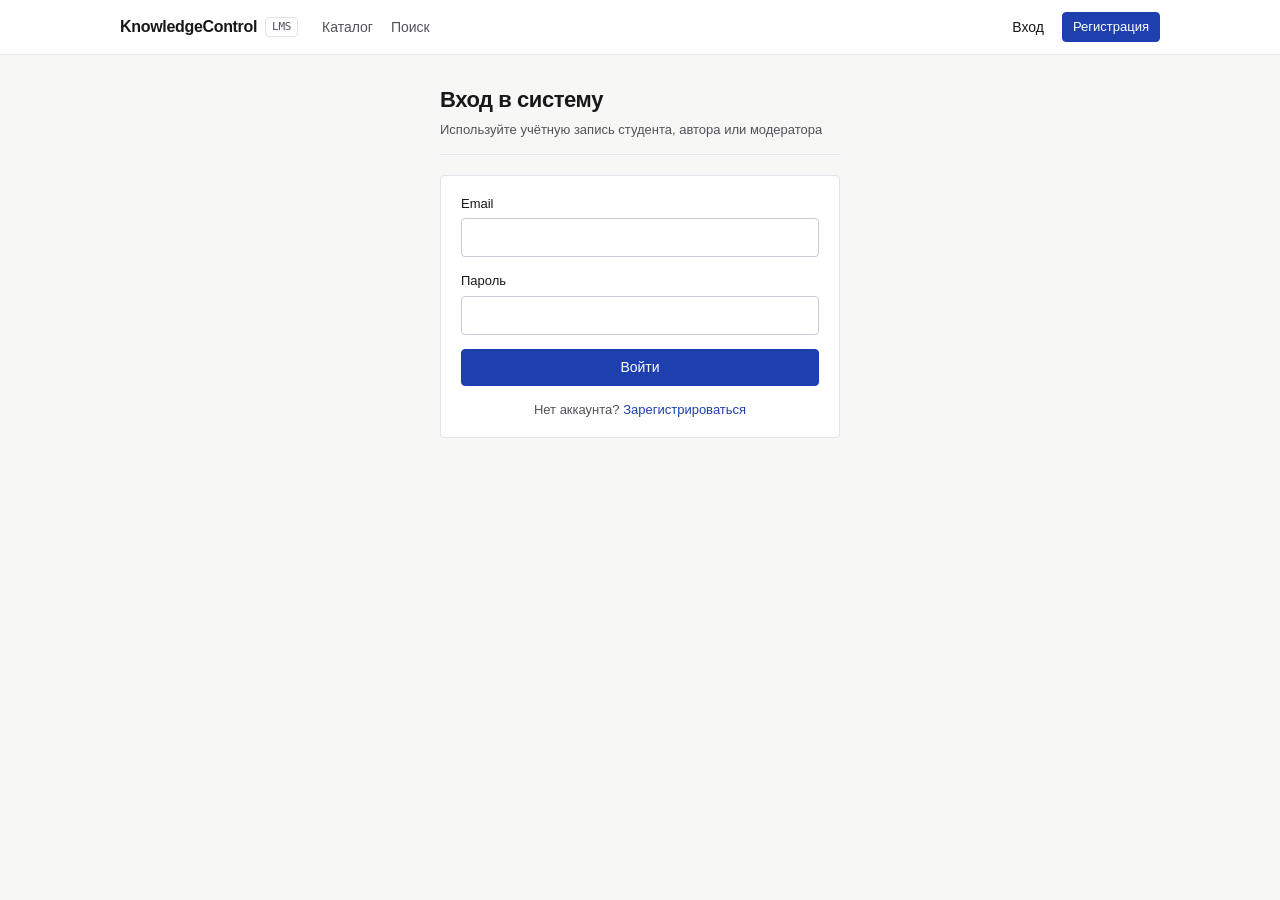
<file: frontend/result.html>
<!DOCTYPE html>
<html lang="ru">
<head>
  <meta charset="UTF-8">
  <title>Результат попытки — KnowledgeControl</title>
  <link rel="stylesheet" href="css/style.css">
</head>
<body>
  <header id="navbar" class="topbar"></header>
  <main class="container" style="max-width:760px;">
    <div class="page-header">
      <div>
        <h1 id="test-title">Результат тестирования</h1>
        <p class="page-subtitle" id="attempt-meta">Загрузка...</p>
      </div>
      <div class="row-actions">
        <a href="profile.html" class="btn">В профиль</a>
        <a href="index.html" class="btn">В каталог</a>
      </div>
    </div>

    <div id="alert" class="alert"></div>

    <div class="card" style="display:flex;justify-content:space-between;align-items:center;gap:16px;flex-wrap:wrap;">
      <div>
        <div class="muted">Набранный балл</div>
        <div id="score-box" class="mono" style="font-size:32px;font-weight:700;margin:4px 0;">—</div>
        <div id="percent-box" class="muted"></div>
      </div>
      <div id="verdict-badge"></div>
    </div>

    <h2 style="font-size:17px;margin:22px 0 12px;">Разбор вопросов</h2>
    <div id="details-list"></div>

    <div class="card" style="margin-top:24px;">
      <div style="display:flex;justify-content:space-between;align-items:center;">
        <div>
          <strong>Обнаружили ошибку или некорректное содержание?</strong>
          <div class="muted">Вы можете отправить жалобу на этот тест модераторам</div>
        </div>
        <button type="button" class="btn btn-sm btn-danger" onclick="toggleReportForm()">Пожаловаться на тест</button>
      </div>
      <form id="report-form" style="display:none;margin-top:14px;padding-top:14px;border-top:1px solid var(--border);">
        <div class="form-group">
          <label for="report-reason">Причина жалобы (от 5 до 1000 символов)</label>
          <textarea id="report-reason" minlength="5" maxlength="1000" placeholder="Опишите проблему с тестом или вопросами..." required></textarea>
        </div>
        <button type="submit" id="report-submit" class="btn btn-sm btn-danger">Отправить жалобу</button>
      </form>
    </div>
  </main>

  <script src="js/api.js"></script>
  <script src="js/auth.js"></script>
  <script>
    requireAuth();
    renderNavbar();

    const attemptUid = new URLSearchParams(window.location.search).get('attemptUid');
    let currentTestUid = null;

    function toggleReportForm() {
      const form = document.getElementById('report-form');
      form.style.display = form.style.display === 'none' ? 'block' : 'none';
    }

    async function loadResult() {
      if (!attemptUid) {
        showAlert('alert', 'Не указан attemptUid в адресной строке.');
        return;
      }

      try {
        const [res, attempt] = await Promise.all([
          apiRequest('taking', `/api/attempts/${attemptUid}/result`),
          apiRequest('taking', `/api/attempts/${attemptUid}`).catch(() => null)
        ]);

        currentTestUid = res.testUid;
        const snapshot = attempt?.testSnapshot;

        if (snapshot?.title) {
          document.getElementById('test-title').textContent = `Результат: ${snapshot.title}`;
        }

        const completedDate = res.completedAt ? new Date(res.completedAt).toLocaleString('ru-RU') : '';
        document.getElementById('attempt-meta').textContent =
          `Порог прохождения: ${res.passingScore}% · Завершено: ${completedDate}`;

        document.getElementById('score-box').textContent = `${res.score} / ${res.maxScore}`;
        document.getElementById('percent-box').textContent = `Результат: ${res.percent}% (минимум ${res.passingScore}%)`;

        document.getElementById('verdict-badge').innerHTML = res.passed
          ? '<span class="badge badge-success" style="font-size:14px;padding:6px 12px;">Тест пройден</span>'
          : '<span class="badge badge-danger" style="font-size:14px;padding:6px 12px;">Не пройдено</span>';

        const snapshotQuestionsMap = new Map();
        (snapshot?.questions || []).forEach(q => snapshotQuestionsMap.set(q.questionUid, q));

        const items = res.questionResults || [];
        document.getElementById('details-list').innerHTML = items.map((qr, idx) => {
          const sq = snapshotQuestionsMap.get(qr.questionUid);
          let userAnswerHtml = '<span class="muted">Ответ не дан</span>';

          if (qr.questionType === 'TextInput') {
            if (qr.textAnswer) {
              userAnswerHtml = `Ваш ответ: <strong>${escapeHtml(qr.textAnswer)}</strong>`;
            }
          } else if (Array.isArray(qr.selectedOptionUids) && qr.selectedOptionUids.length) {
            if (sq?.options) {
              const optMap = new Map(sq.options.map(o => [o.uid, o.text]));
              const chosenTexts = qr.selectedOptionUids.map(id => optMap.get(id) || id);
              userAnswerHtml = `Выбрано: <strong>${chosenTexts.map(escapeHtml).join(', ')}</strong>`;
            } else {
              userAnswerHtml = `Выбрано вариантов: <strong>${qr.selectedOptionUids.length}</strong>`;
            }
          }

          return `
            <div class="card">
              <div style="display:flex;justify-content:space-between;align-items:center;gap:12px;margin-bottom:6px;">
                <strong>Вопрос ${idx + 1}: ${escapeHtml(qr.title)}</strong>
                <span class="badge ${qr.isCorrect ? 'badge-success' : 'badge-danger'}">
                  ${qr.isCorrect ? 'Верно' : 'Неверно'} (${qr.pointsEarned} / ${qr.maxPoints} б.)
                </span>
              </div>
              ${sq?.text ? `<div class="muted" style="margin-bottom:6px;">${escapeHtml(sq.text)}</div>` : ''}
              <div style="font-size:13px;">${userAnswerHtml}</div>
            </div>
          `;
        }).join('');
      } catch (err) {
        showAlert('alert', err.message);
      }
    }

    document.getElementById('report-form').addEventListener('submit', async (e) => {
      e.preventDefault();
      if (!currentTestUid) return;
      hideAlert('alert');

      const btn = document.getElementById('report-submit');
      btn.disabled = true;

      try {
        await apiRequest('creation', '/api/moderation/report', {
          method: 'POST',
          body: {
            targetType: 'Test',
            targetUid: currentTestUid,
            reason: document.getElementById('report-reason').value.trim()
          }
        });
        document.getElementById('report-form').reset();
        document.getElementById('report-form').style.display = 'none';
        showAlert('alert', 'Жалоба отправлена модераторам.', 'success');
      } catch (err) {
        showAlert('alert', err.message);
      } finally {
        btn.disabled = false;
      }
    });

    loadResult();
  </script>
</body>
</html>
</file>
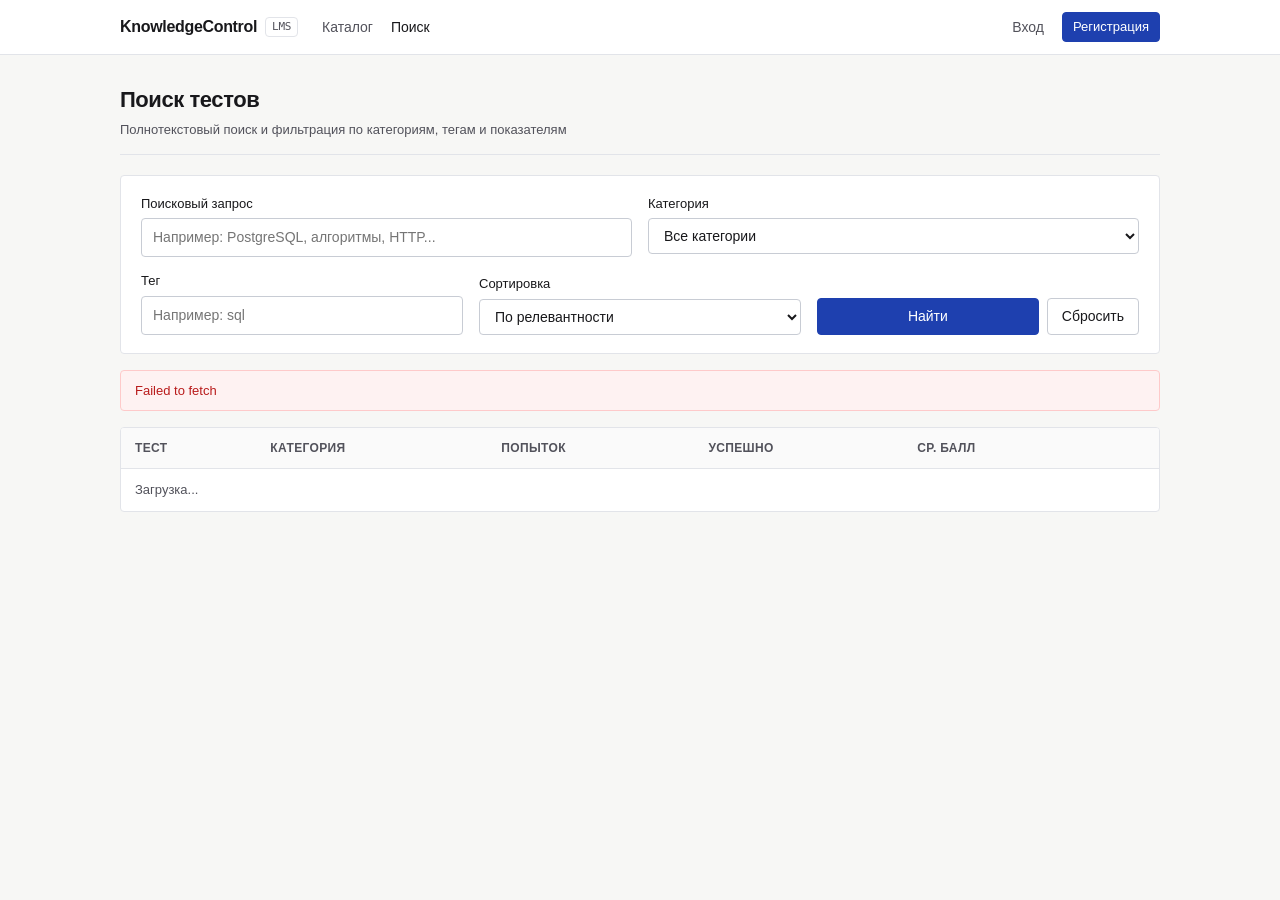
<file: frontend/search.html>
<!DOCTYPE html>
<html lang="ru">
<head>
  <meta charset="UTF-8">
  <title>Поиск тестов — KnowledgeControl</title>
  <link rel="stylesheet" href="css/style.css">
</head>
<body>
  <header id="navbar" class="topbar"></header>
  <main class="container">
    <div class="page-header">
      <div>
        <h1>Поиск тестов</h1>
        <p class="page-subtitle">Полнотекстовый поиск и фильтрация по категориям, тегам и показателям</p>
      </div>
    </div>

    <form id="search-form" class="card">
      <div class="grid-2">
        <div class="form-group">
          <label for="q">Поисковый запрос</label>
          <input type="text" id="q" maxlength="200" placeholder="Например: PostgreSQL, алгоритмы, HTTP...">
        </div>
        <div class="form-group">
          <label for="category">Категория</label>
          <select id="category">
            <option value="">Все категории</option>
          </select>
        </div>
      </div>

      <div class="grid-3" style="align-items:end;">
        <div class="form-group" style="margin:0;">
          <label for="tag">Тег</label>
          <input type="text" id="tag" maxlength="50" placeholder="Например: sql">
        </div>
        <div class="form-group" style="margin:0;">
          <label for="sort">Сортировка</label>
          <select id="sort">
            <option value="relevance">По релевантности</option>
            <option value="popular">По популярности</option>
            <option value="newest">Сначала новые</option>
            <option value="pass_rate">По проценту сдачи</option>
            <option value="avg_score">По среднему баллу</option>
          </select>
        </div>
        <div style="display:flex;gap:8px;">
          <button type="submit" class="btn btn-primary" style="flex:1;">Найти</button>
          <button type="button" class="btn" onclick="resetSearch()">Сбросить</button>
        </div>
      </div>
    </form>

    <div id="alert" class="alert"></div>
    <div class="table-wrap">
      <table>
        <thead>
          <tr>
            <th>Тест</th>
            <th>Категория</th>
            <th>Попыток</th>
            <th>Успешно</th>
            <th>Ср. балл</th>
            <th></th>
          </tr>
        </thead>
        <tbody id="results-body">
          <tr><td colspan="6" class="muted">Загрузка...</td></tr>
        </tbody>
      </table>
    </div>

    <div id="pagination" style="display:none;justify-content:space-between;align-items:center;margin-top:16px;">
      <button type="button" id="prev-btn" class="btn btn-sm" onclick="changePage(-1)">← Назад</button>
      <span id="page-info" class="muted mono"></span>
      <button type="button" id="next-btn" class="btn btn-sm" onclick="changePage(1)">Вперёд →</button>
    </div>
  </main>

  <script src="js/api.js"></script>
  <script src="js/auth.js"></script>
  <script>
    renderNavbar('search');

    let currentPage = 1;
    const pageSize = 15;

    async function loadCategories() {
      try {
        const categories = await apiRequest('creation', '/api/categories');
        const select = document.getElementById('category');
        (categories || []).forEach(c => {
          const opt = document.createElement('option');
          opt.value = c.name;
          opt.textContent = c.name;
          select.appendChild(opt);
        });
      } catch { /* игнорируем */ }
    }

    function resetSearch() {
      document.getElementById('search-form').reset();
      currentPage = 1;
      runSearch();
    }

    function changePage(delta) {
      currentPage = Math.max(1, currentPage + delta);
      runSearch();
    }

    async function runSearch(e) {
      if (e) {
        e.preventDefault();
        currentPage = 1;
      }
      hideAlert('alert');

      const q = document.getElementById('q').value.trim();
      const category = document.getElementById('category').value;
      const tag = document.getElementById('tag').value.trim();
      const sort = document.getElementById('sort').value;

      const params = new URLSearchParams({
        sort,
        page: String(currentPage),
        size: String(pageSize)
      });
      if (q) params.set('q', q);
      if (category) params.set('category', category);
      if (tag) params.set('tag', tag);

      try {
        const data = await apiRequest('search', `/api/search?${params.toString()}`);
        const items = data?.items || [];
        const tbody = document.getElementById('results-body');
        const paginationEl = document.getElementById('pagination');

        if (!items.length) {
          tbody.innerHTML = '<tr><td colspan="6" class="muted">Ничего не найдено.</td></tr>';
          paginationEl.style.display = 'none';
          return;
        }

        tbody.innerHTML = items.map(t => `
          <tr>
            <td>
              <strong>${escapeHtml(t.title)}</strong>
              <div class="muted">${escapeHtml(t.description || '')}</div>
            </td>
            <td><span class="badge">${escapeHtml(t.subject || 'Общее')}</span></td>
            <td class="mono">${t.totalAttempts ?? 0}</td>
            <td class="mono">${t.totalAttempts > 0 ? Math.round(t.passRate) + '%' : '—'}</td>
            <td class="mono">${t.totalAttempts > 0 ? Math.round(t.avgScore) + '%' : '—'}</td>
            <td style="text-align:right;">
              <a href="take-test.html?testUid=${t.testUid}" class="btn btn-sm btn-primary">Пройти</a>
            </td>
          </tr>
        `).join('');

        if (data.totalPages > 1) {
          paginationEl.style.display = 'flex';
          document.getElementById('page-info').textContent =
            `Страница ${data.page} из ${data.totalPages} (найдено: ${data.totalCount})`;
          document.getElementById('prev-btn').disabled = data.page <= 1;
          document.getElementById('next-btn').disabled = data.page >= data.totalPages;
        } else {
          paginationEl.style.display = 'none';
        }
      } catch (err) {
        showAlert('alert', err.message);
      }
    }

    document.getElementById('search-form').addEventListener('submit', runSearch);
    loadCategories();
    runSearch();
  </script>
</body>
</html>
</file>
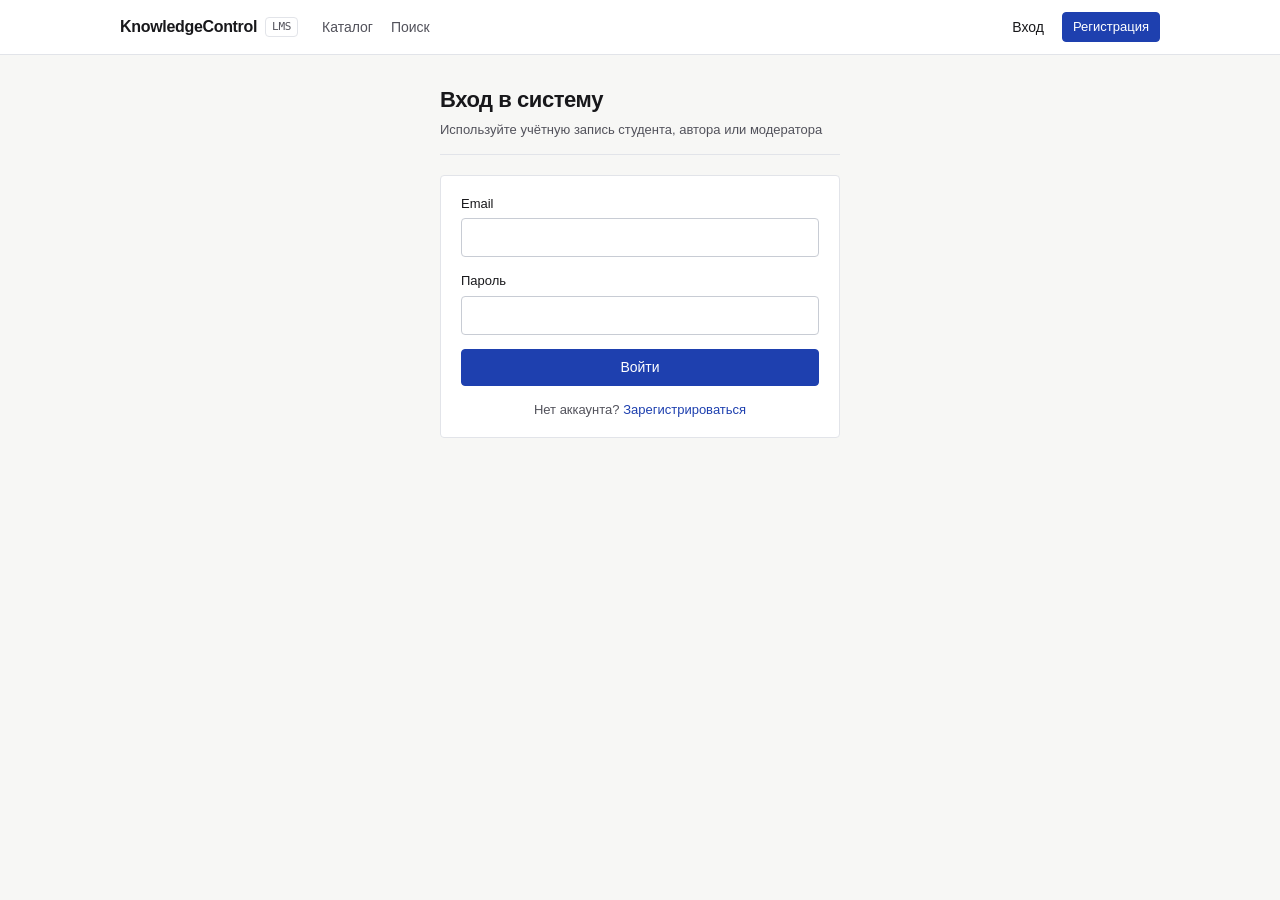
<file: frontend/take-test.html>
<!DOCTYPE html>
<html lang="ru">
<head>
  <meta charset="UTF-8">
  <title>Прохождение теста — KnowledgeControl</title>
  <link rel="stylesheet" href="css/style.css">
</head>
<body>
  <header id="navbar" class="topbar"></header>
  <main class="container" style="max-width:780px;">
    <div class="page-header">
      <div>
        <h1 id="test-title">Загрузка теста...</h1>
        <p class="page-subtitle" id="test-meta"></p>
      </div>
      <div style="display:flex;align-items:center;gap:10px;">
        <span id="save-status" class="muted"></span>
        <div id="timer" class="badge mono" style="font-size:14px;padding:6px 10px;display:none;"></div>
      </div>
    </div>

    <div id="alert" class="alert"></div>
    <form id="attempt-form">
      <div id="questions-container"></div>
      <button type="submit" id="submit-btn" class="btn btn-primary" style="display:none;">Завершить тест и узнать результат</button>
    </form>
  </main>

  <script src="js/api.js"></script>
  <script src="js/auth.js"></script>
  <script>
    requireAuth();
    renderNavbar();

    const params = new URLSearchParams(window.location.search);
    const testUid = params.get('testUid');
    let attemptUid = params.get('attemptUid');
    let questions = [];
    let timerInterval = null;
    let isFinishing = false;

    async function initAttempt() {
      if (!attemptUid && !testUid) {
        showAlert('alert', 'Не указан testUid или attemptUid в адресной строке.');
        return;
      }

      try {
        let attemptData;
        if (attemptUid) {
          attemptData = await apiRequest('taking', `/api/attempts/${attemptUid}`);
          if (attemptData.status === 'Completed') {
            window.location.href = `result.html?attemptUid=${attemptUid}`;
            return;
          }
          if (attemptData.status === 'Expired') {
            showAlert('alert', 'Время на прохождение этой попытки уже истекло.');
            return;
          }
        } else {
          attemptData = await apiRequest('taking', `/api/attempts/start?testUid=${encodeURIComponent(testUid)}`, {
            method: 'POST'
          });
          attemptUid = attemptData.attemptUid;
          const nextUrl = new URL(window.location.href);
          nextUrl.searchParams.set('attemptUid', attemptUid);
          window.history.replaceState({}, '', nextUrl.toString());
        }

        const snapshot = attemptData.testSnapshot;
        questions = (snapshot?.questions || []).slice().sort((a, b) => a.orderIndex - b.orderIndex);

        const savedMap = new Map();
        (attemptData.answers || []).forEach(ans => {
          savedMap.set(ans.questionUid, ans);
        });

        document.getElementById('test-title').textContent = snapshot?.title || 'Тестирование';
        document.getElementById('test-meta').textContent =
          `Вопросов: ${questions.length} · Проходной балл: ${snapshot?.passingScore ?? 0}%`;

        if (attemptData.expiresAt) {
          startTimer(new Date(attemptData.expiresAt));
        }

        const container = document.getElementById('questions-container');
        container.innerHTML = questions.map((q, idx) => {
          const saved = savedMap.get(q.questionUid);
          return `
            <div class="card" data-question-uid="${q.questionUid}">
              <div style="display:flex;justify-content:space-between;align-items:center;margin-bottom:6px;">
                <strong>Вопрос ${idx + 1}: ${escapeHtml(q.title)}</strong>
                <span class="mono muted">${q.points} б.</span>
              </div>
              <p style="margin:0 0 12px;">${escapeHtml(q.text)}</p>
              ${renderInputs(q, saved)}
            </div>
          `;
        }).join('');

        document.getElementById('submit-btn').style.display = 'inline-flex';
      } catch (err) {
        showAlert('alert', err.message);
      }
    }

    function renderInputs(q, saved) {
      if (q.questionType === 'TextInput') {
        const val = saved?.textAnswer || '';
        return `
          <input
            type="text"
            name="q_${q.questionUid}"
            maxlength="500"
            value="${escapeHtml(val)}"
            placeholder="Введите ответ..."
            onchange="saveSingleAnswer('${q.questionUid}')">
        `;
      }

      const selectedSet = new Set(saved?.selectedOptionUids || []);
      const inputType = q.questionType === 'MultipleChoice' ? 'checkbox' : 'radio';
      const sortedOptions = (q.options || []).slice().sort((a, b) => a.position - b.position);

      return sortedOptions.map(o => `
        <label style="display:flex;align-items:center;gap:8px;padding:6px 0;font-weight:400;cursor:pointer;">
          <input
            type="${inputType}"
            name="q_${q.questionUid}"
            value="${o.uid}"
            ${selectedSet.has(o.uid) ? 'checked' : ''}
            onchange="saveSingleAnswer('${q.questionUid}')">
          <span>${escapeHtml(o.text)}</span>
        </label>
      `).join('');
    }

    function collectQuestionPayload(q) {
      if (q.questionType === 'TextInput') {
        const raw = document.querySelector(`input[name="q_${q.questionUid}"]`)?.value || '';
        const trimmed = raw.trim();
        if (!trimmed) return null;
        return {
          questionUid: q.questionUid,
          selectedOptionUids: [],
          textAnswer: trimmed
        };
      }

      const checked = Array.from(document.querySelectorAll(`input[name="q_${q.questionUid}"]:checked`))
        .map(el => el.value);
      if (!checked.length) return null;

      return {
        questionUid: q.questionUid,
        selectedOptionUids: checked,
        textAnswer: null
      };
    }

    async function saveSingleAnswer(questionUid) {
      if (!attemptUid || isFinishing) return;
      const q = questions.find(item => item.questionUid === questionUid);
      if (!q) return;

      const payload = collectQuestionPayload(q);
      if (!payload) return;

      const statusEl = document.getElementById('save-status');
      statusEl.textContent = 'Сохранение...';
      try {
        await apiRequest('taking', `/api/attempts/${attemptUid}/answer`, {
          method: 'POST',
          body: payload
        });
        statusEl.textContent = 'Ответ сохранён';
      } catch (err) {
        statusEl.textContent = '';
        showAlert('alert', err.message);
      }
    }

    function startTimer(expiresAt) {
      const el = document.getElementById('timer');
      el.style.display = 'inline-block';

      const tick = () => {
        const diff = Math.max(0, Math.floor((expiresAt - Date.now()) / 1000));
        const m = String(Math.floor(diff / 60)).padStart(2, '0');
        const s = String(diff % 60).padStart(2, '0');
        el.textContent = `Осталось: ${m}:${s}`;
        if (diff === 0 && !isFinishing) {
          clearInterval(timerInterval);
          finishAttempt();
        }
      };

      tick();
      timerInterval = setInterval(tick, 1000);
    }

    async function finishAttempt() {
      if (isFinishing || !attemptUid) return;
      isFinishing = true;
      hideAlert('alert');

      const btn = document.getElementById('submit-btn');
      btn.disabled = true;
      btn.textContent = 'Проверка ответов...';

      try {
        // Финально сохраняем все заполненные ответы
        for (const q of questions) {
          const payload = collectQuestionPayload(q);
          if (payload) {
            await apiRequest('taking', `/api/attempts/${attemptUid}/answer`, {
              method: 'POST',
              body: payload
            });
          }
        }

        await apiRequest('taking', `/api/attempts/${attemptUid}/finish`, {
          method: 'POST'
        });

        window.location.href = `result.html?attemptUid=${attemptUid}`;
      } catch (err) {
        isFinishing = false;
        btn.disabled = false;
        btn.textContent = 'Завершить тест и узнать результат';
        showAlert('alert', err.message);
      }
    }

    document.getElementById('attempt-form').addEventListener('submit', async (e) => {
      e.preventDefault();
      await finishAttempt();
    });

    initAttempt();
  </script>
</body>
</html>
</file>
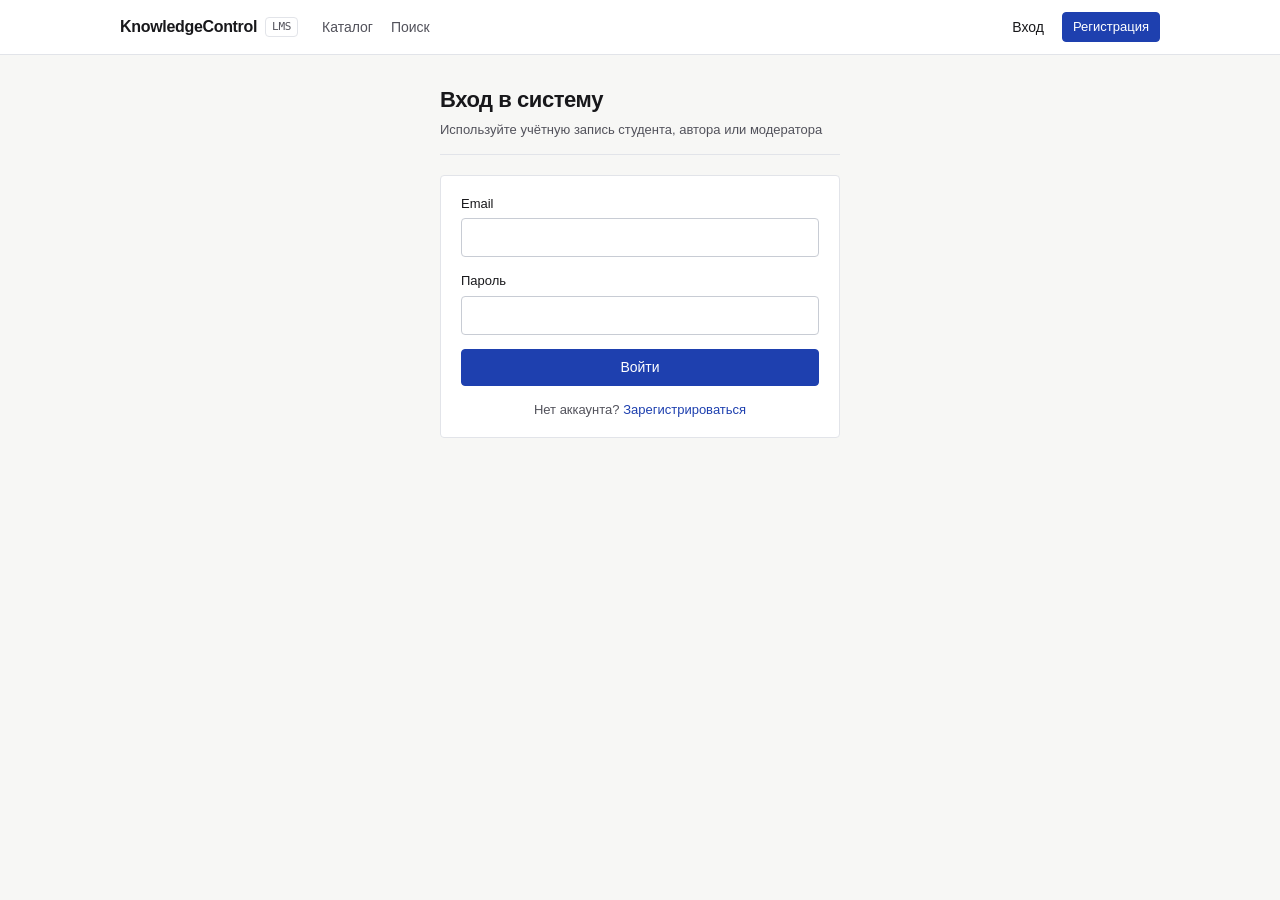
<file: frontend/test-edit.html>
<!DOCTYPE html>
<html lang="ru">
<head>
  <meta charset="UTF-8">
  <title>Конструктор теста — KnowledgeControl</title>
  <link rel="stylesheet" href="css/style.css">
</head>
<body>
  <header id="navbar" class="topbar"></header>
  <main class="container" style="max-width:820px;">
    <div class="page-header">
      <div>
        <h1 id="page-title">Создание теста</h1>
        <p class="page-subtitle">Метаданные теста, параметры оценивания и выбор вопросов из банка</p>
      </div>
      <a href="tests.html" class="btn">К моим тестам</a>
    </div>

    <div id="alert" class="alert"></div>
    <form id="test-form" class="card">
      <div class="grid-2">
        <div class="form-group">
          <label for="categoryUid">Категория</label>
          <select id="categoryUid" required></select>
        </div>
        <div class="form-group">
          <label for="passingScore">Проходной балл (0–100%)</label>
          <input type="number" id="passingScore" value="60" min="0" max="100" required>
        </div>
      </div>

      <div class="form-group">
        <label for="title">Название теста (3–200 символов)</label>
        <input type="text" id="title" minlength="3" maxlength="200" required>
      </div>

      <div class="form-group">
        <label for="description">Описание</label>
        <textarea id="description" maxlength="2000"></textarea>
      </div>

      <div class="grid-2">
        <div class="form-group">
          <label for="timeLimitMinutes">Лимит времени (минут, 0 — без лимита)</label>
          <input type="number" id="timeLimitMinutes" value="15" min="0">
        </div>
        <div class="form-group">
          <label for="maxAttempts">Макс. количество попыток (пусто — без лимита)</label>
          <input type="number" id="maxAttempts" min="1" placeholder="Без ограничений">
        </div>
      </div>

      <div class="form-group">
        <label style="display:flex;align-items:center;gap:8px;font-weight:400;cursor:pointer;">
          <input type="checkbox" id="isPublic" checked>
          <span>Публичный тест (отображается в общем каталоге после публикации)</span>
        </label>
      </div>

      <div class="form-group">
        <label>Выберите вопросы для теста и укажите баллы за каждый</label>
        <div id="questions-checklist" style="border:1px solid var(--border);border-radius:var(--radius);padding:10px;max-height:340px;overflow-y:auto;">
          <span class="muted">Загрузка списка вопросов...</span>
        </div>
      </div>

      <div style="margin-top:18px;display:flex;gap:10px;">
        <button type="submit" id="submit-btn" class="btn btn-primary">Сохранить тест</button>
        <a href="tests.html" class="btn">Отмена</a>
      </div>
    </form>
  </main>

  <script src="js/api.js"></script>
  <script src="js/auth.js"></script>
  <script>
    requireAuth();
    renderNavbar('tests');
    const testUid = new URLSearchParams(window.location.search).get('uid');

    async function init() {
      try {
        const [categories, myQuestions] = await Promise.all([
          apiRequest('creation', '/api/categories'),
          apiRequest('creation', '/api/questions/my')
        ]);

        const catSelect = document.getElementById('categoryUid');
        catSelect.innerHTML = (categories || []).map(c =>
          `<option value="${c.uid}">${escapeHtml(c.name)}</option>`
        ).join('');

        const selectedMap = new Map(); // questionUid -> { points, orderIndex }

        if (testUid) {
          document.getElementById('page-title').textContent = 'Редактирование теста';
          const test = await apiRequest('creation', `/api/tests/${testUid}`);

          catSelect.value = test.categoryUid;
          document.getElementById('title').value = test.title || '';
          document.getElementById('description').value = test.description || '';
          document.getElementById('passingScore').value = test.passingScore ?? 60;
          document.getElementById('timeLimitMinutes').value = test.timeLimitSeconds
            ? Math.ceil(test.timeLimitSeconds / 60)
            : 0;
          document.getElementById('maxAttempts').value = test.maxAttempts ?? '';
          document.getElementById('isPublic').checked = test.isPublic !== false;

          (test.questions || []).forEach(q => {
            selectedMap.set(q.questionUid, { points: q.points, orderIndex: q.orderIndex });
          });
        }

        const box = document.getElementById('questions-checklist');
        const available = (myQuestions || []).filter(q => !q.isBlocked);

        if (!available.length) {
          box.innerHTML = '<span class="muted">Сначала добавьте вопросы в разделе «Вопросы».</span>';
          return;
        }

        // Сортируем: сначала уже выбранные в тесте по orderIndex, затем остальные
        available.sort((a, b) => {
          const sa = selectedMap.get(a.uid);
          const sb = selectedMap.get(b.uid);
          if (sa && sb) return sa.orderIndex - sb.orderIndex;
          if (sa) return -1;
          if (sb) return 1;
          return 0;
        });

        box.innerHTML = available.map(q => {
          const sel = selectedMap.get(q.uid);
          const points = sel ? sel.points : 1;
          return `
            <div class="q-row" style="display:flex;justify-content:space-between;align-items:center;gap:12px;padding:8px 4px;border-bottom:1px solid var(--border);">
              <label style="display:flex;align-items:flex-start;gap:8px;margin:0;font-weight:400;cursor:pointer;flex:1;">
                <input type="checkbox" class="q-check" value="${q.uid}" ${sel ? 'checked' : ''} style="margin-top:3px;">
                <span>
                  <strong>${escapeHtml(q.title)}</strong>
                  <span class="badge">${escapeHtml(q.categoryName || '')}</span>
                  <div class="muted">${escapeHtml(q.text)}</div>
                </span>
              </label>
              <div style="display:flex;align-items:center;gap:6px;white-space:nowrap;">
                <span class="muted">Баллы:</span>
                <input type="number" class="q-points" value="${points}" min="1" max="100" style="width:68px;padding:4px 8px;">
              </div>
            </div>
          `;
        }).join('');
      } catch (err) {
        showAlert('alert', err.message);
      }
    }

    document.getElementById('test-form').addEventListener('submit', async (e) => {
      e.preventDefault();
      hideAlert('alert');

      const questions = [];
      document.querySelectorAll('#questions-checklist .q-row').forEach(row => {
        const cb = row.querySelector('.q-check');
        if (cb && cb.checked) {
          const pts = Math.max(1, Number(row.querySelector('.q-points').value) || 1);
          questions.push({
            questionUid: cb.value,
            orderIndex: questions.length,
            points: pts
          });
        }
      });

      if (!questions.length) {
        showAlert('alert', 'Выберите хотя бы один вопрос для теста.');
        return;
      }

      const minutes = Number(document.getElementById('timeLimitMinutes').value) || 0;
      const maxAttemptsRaw = document.getElementById('maxAttempts').value.trim();

      const payload = {
        categoryUid: document.getElementById('categoryUid').value,
        title: document.getElementById('title').value.trim(),
        description: document.getElementById('description').value.trim() || null,
        timeLimitSeconds: minutes > 0 ? minutes * 60 : null,
        maxAttempts: maxAttemptsRaw ? Number(maxAttemptsRaw) : null,
        passingScore: Number(document.getElementById('passingScore').value),
        isPublic: document.getElementById('isPublic').checked,
        questions
      };

      const btn = document.getElementById('submit-btn');
      btn.disabled = true;

      try {
        if (testUid) {
          await apiRequest('creation', `/api/tests/${testUid}`, { method: 'PUT', body: payload });
        } else {
          await apiRequest('creation', '/api/tests', { method: 'POST', body: payload });
        }
        window.location.href = 'tests.html';
      } catch (err) {
        showAlert('alert', err.message);
      } finally {
        btn.disabled = false;
      }
    });

    init();
  </script>
</body>
</html>
</file>
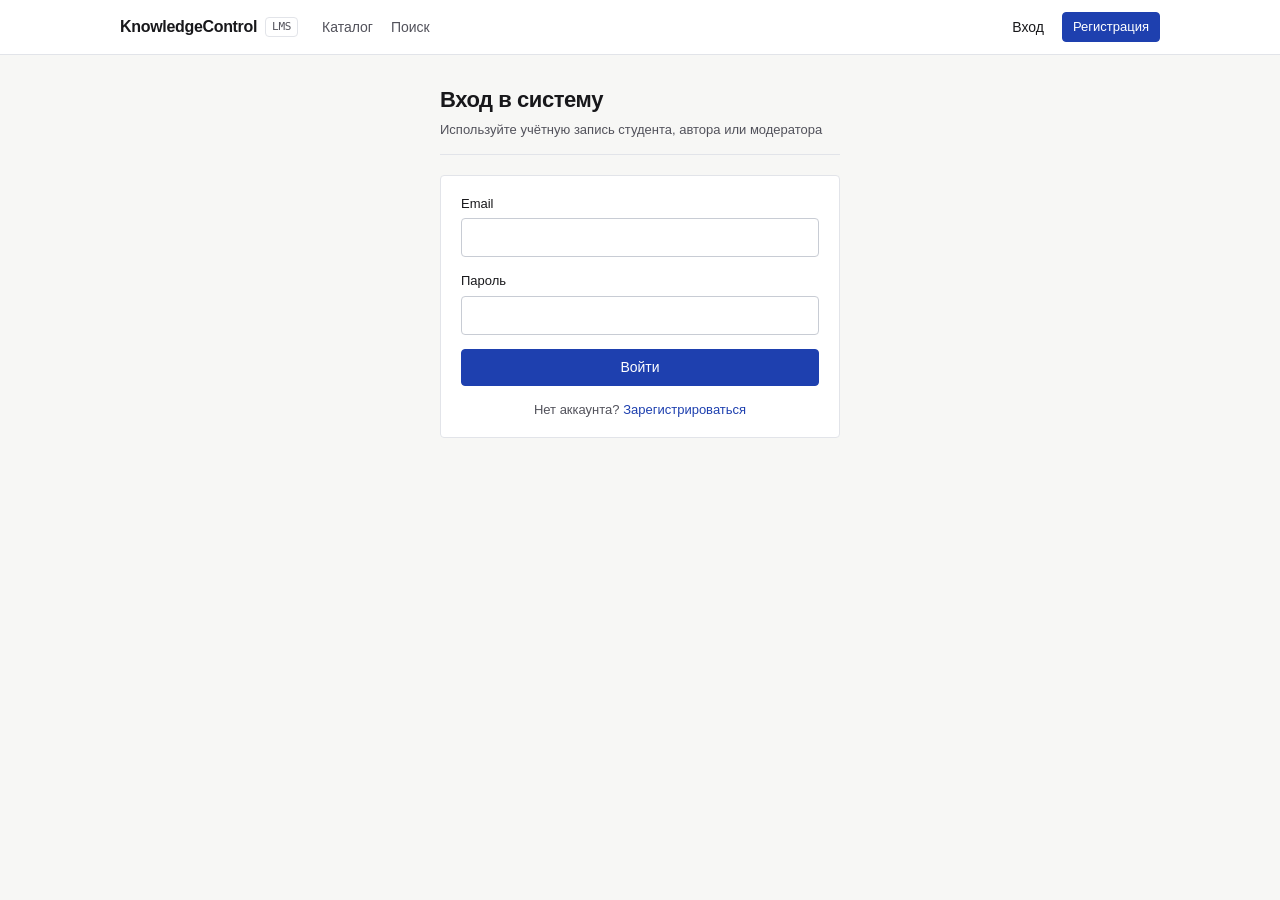
<file: frontend/test-stats.html>
<!DOCTYPE html>
<html lang="ru">
<head>
  <meta charset="UTF-8">
  <title>Статистика теста — KnowledgeControl</title>
  <link rel="stylesheet" href="css/style.css">
</head>
<body>
  <header id="navbar" class="topbar"></header>
  <main class="container">
    <div class="page-header">
      <div>
        <h1 id="test-title">Статистика теста</h1>
        <p class="page-subtitle" id="last-attempt-meta">Агрегированные показатели прохождений</p>
      </div>
      <a href="tests.html" class="btn">Назад</a>
    </div>

    <div id="alert" class="alert"></div>

    <div class="grid-3">
      <div class="card">
        <div class="muted">Всего попыток</div>
        <div id="stat-attempts" class="mono" style="font-size:26px;font-weight:700;margin-top:4px;">—</div>
      </div>
      <div class="card">
        <div class="muted">Успешных прохождений</div>
        <div id="stat-passed" class="mono" style="font-size:26px;font-weight:700;margin-top:4px;">—</div>
      </div>
      <div class="card">
        <div class="muted">Процент сдачи (Pass Rate)</div>
        <div id="stat-pass-rate" class="mono" style="font-size:26px;font-weight:700;margin-top:4px;">—</div>
      </div>
    </div>

    <div class="grid-2">
      <div class="card">
        <div class="muted">Средний результат</div>
        <div id="stat-avg-score" class="mono" style="font-size:24px;font-weight:700;margin-top:4px;">—</div>
      </div>
      <div class="card">
        <div class="muted">Последняя попытка</div>
        <div id="stat-last-date" class="mono" style="font-size:18px;font-weight:600;margin-top:8px;">—</div>
      </div>
    </div>
  </main>

  <script src="js/api.js"></script>
  <script src="js/auth.js"></script>
  <script>
    requireAuth();
    renderNavbar('tests');
    const testUid = new URLSearchParams(window.location.search).get('testUid');

    async function loadStats() {
      if (!testUid) {
        showAlert('alert', 'Не указан идентификатор теста.');
        return;
      }

      // Параллельно пробуем получить название теста для заголовка
      apiRequest('creation', `/api/tests/${testUid}`)
        .then(test => {
          if (test?.title) {
            document.getElementById('test-title').textContent = `Статистика: ${test.title}`;
          }
        })
        .catch(() => {});

      try {
        const stats = await apiRequest('search', `/api/stats/${testUid}`);
        document.getElementById('stat-attempts').textContent = stats.totalAttempts ?? 0;
        document.getElementById('stat-passed').textContent = stats.passedAttempts ?? 0;
        document.getElementById('stat-pass-rate').textContent = `${Number(stats.passRate ?? 0).toFixed(1)}%`;
        document.getElementById('stat-avg-score').textContent = `${Number(stats.avgScore ?? 0).toFixed(1)}%`;
        document.getElementById('stat-last-date').textContent = stats.lastAttemptAt
          ? new Date(stats.lastAttemptAt).toLocaleString('ru-RU')
          : 'Ещё не проходили';
      } catch (err) {
        if (err.message.includes('не найдена')) {
          document.getElementById('stat-attempts').textContent = '0';
          document.getElementById('stat-passed').textContent = '0';
          document.getElementById('stat-pass-rate').textContent = '0%';
          document.getElementById('stat-avg-score').textContent = '—';
          document.getElementById('stat-last-date').textContent = 'Нет завершённых попыток';
          showAlert('alert', 'По этому тесту ещё нет завершённых попыток.', 'success');
        } else {
          showAlert('alert', err.message);
        }
      }
    }

    loadStats();
  </script>
</body>
</html>
</file>
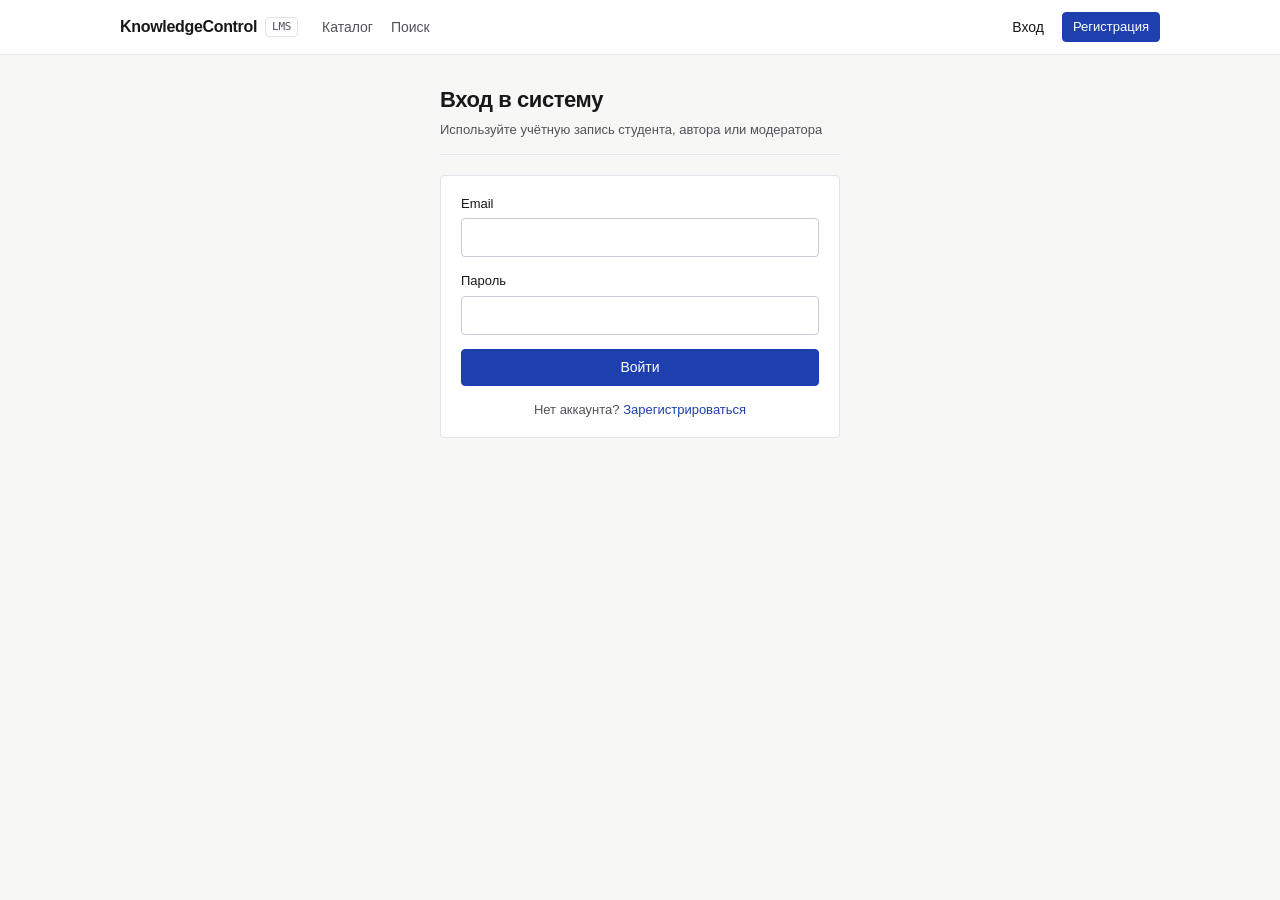
<file: frontend/tests.html>
<!DOCTYPE html>
<html lang="ru">
<head>
  <meta charset="UTF-8">
  <title>Мои тесты — KnowledgeControl</title>
  <link rel="stylesheet" href="css/style.css">
</head>
<body>
  <header id="navbar" class="topbar"></header>
  <main class="container">
    <div class="page-header">
      <div>
        <h1>Мои тесты</h1>
        <p class="page-subtitle">Управление черновиками, публикация в каталог и просмотр статистики</p>
      </div>
      <a href="test-edit.html" class="btn btn-primary">+ Создать тест</a>
    </div>

    <div id="alert" class="alert"></div>
    <div class="table-wrap">
      <table>
        <thead>
          <tr>
            <th>Название</th>
            <th>Статус</th>
            <th>Вопросы / Баллы</th>
            <th>Действия</th>
          </tr>
        </thead>
        <tbody id="tests-body">
          <tr><td colspan="4" class="muted">Загрузка...</td></tr>
        </tbody>
      </table>
    </div>
  </main>

  <script src="js/api.js"></script>
  <script src="js/auth.js"></script>
  <script>
    requireAuth();
    renderNavbar('tests');

    function statusBadge(test) {
      if (test.isHidden || test.status === 'Blocked') {
        return '<span class="badge badge-danger">Скрыт / Заблокирован</span>';
      }
      if (test.status === 'Published') {
        return '<span class="badge badge-success">Опубликован</span>';
      }
      if (test.status === 'Archived') {
        return '<span class="badge badge-warn">В архиве</span>';
      }
      return '<span class="badge">Черновик</span>';
    }

    async function loadMyTests() {
      try {
        const list = await apiRequest('creation', '/api/tests/my');
        const tbody = document.getElementById('tests-body');

        if (!Array.isArray(list) || !list.length) {
          tbody.innerHTML = '<tr><td colspan="4" class="muted">У вас пока нет созданных тестов.</td></tr>';
          return;
        }

        tbody.innerHTML = list.map(t => {
          const isBlocked = t.isHidden || t.status === 'Blocked';
          const isPublished = t.status === 'Published' && !t.isHidden;

          return `
            <tr>
              <td>
                <strong>${escapeHtml(t.title)}</strong>
                <div class="muted">${escapeHtml(t.categoryName || '')} · Проходной балл: ${t.passingScore}%</div>
              </td>
              <td>${statusBadge(t)}</td>
              <td class="mono">${t.questionsCount} вопр. / ${t.totalPoints} б.</td>
              <td>
                <div class="row-actions">
                  ${!isBlocked ? `<a href="test-edit.html?uid=${t.uid}" class="btn btn-sm">Редактировать</a>` : ''}
                  <a href="test-stats.html?testUid=${t.uid}" class="btn btn-sm">Статистика</a>
                  ${!isBlocked && !isPublished
                    ? `<button class="btn btn-sm btn-primary" onclick="publishTest('${t.uid}')">Опубликовать</button>`
                    : ''}
                  ${isPublished
                    ? `<button class="btn btn-sm btn-danger" onclick="unpublishTest('${t.uid}')">Снять с публикации</button>`
                    : ''}
                </div>
              </td>
            </tr>
          `;
        }).join('');
      } catch (err) {
        showAlert('alert', err.message);
      }
    }

    async function publishTest(uid) {
      hideAlert('alert');
      try {
        await apiRequest('creation', `/api/tests/${uid}/publish`, { method: 'POST' });
        showAlert('alert', 'Тест опубликован и добавлен в каталог.', 'success');
        loadMyTests();
      } catch (err) {
        showAlert('alert', err.message);
      }
    }

    async function unpublishTest(uid) {
      if (!confirm('Снять тест с публикации? Он исчезнет из общего каталога.')) return;
      hideAlert('alert');
      try {
        await apiRequest('creation', `/api/tests/${uid}/unpublish`, { method: 'POST' });
        showAlert('alert', 'Тест снят с публикации и переведён в черновики.', 'success');
        loadMyTests();
      } catch (err) {
        showAlert('alert', err.message);
      }
    }

    loadMyTests();
  </script>
</body>
</html>
</file>
<file: frontend/css/style.css>
:root {
  --bg: #f7f7f5;
  --surface: #ffffff;
  --border: #e2e4e9;
  --border-strong: #c8ccd4;
  --text: #18181b;
  --text-muted: #52525b;
  --accent: #1e40af;
  --accent-hover: #1e3a8a;
  --danger: #b91c1c;
  --danger-bg: #fef2f2;
  --success: #15803d;
  --success-bg: #f0fdf4;
  --warn: #a16207;
  --warn-bg: #fefce8;
  --radius: 4px;
  --font-sans: -apple-system, BlinkMacSystemFont, "Segoe UI", Roboto, sans-serif;
  --font-mono: ui-monospace, SFMono-Regular, Menlo, Consolas, monospace;
}

* { box-sizing: border-box; }

body {
  margin: 0;
  font-family: var(--font-sans);
  font-size: 15px;
  line-height: 1.5;
  color: var(--text);
  background: var(--bg);
}

a { color: var(--accent); text-decoration: none; }
a:hover { text-decoration: underline; }

/* Верхняя навигация */
.topbar {
  background: var(--surface);
  border-bottom: 1px solid var(--border);
  position: sticky;
  top: 0;
  z-index: 10;
}

.topbar-inner {
  max-width: 1080px;
  margin: 0 auto;
  padding: 0 20px;
  height: 54px;
  display: flex;
  align-items: center;
  justify-content: space-between;
  gap: 16px;
}

.brand {
  font-weight: 700;
  font-size: 16px;
  letter-spacing: -0.02em;
  color: var(--text);
  display: flex;
  align-items: center;
  gap: 8px;
}
.brand:hover { text-decoration: none; }
.brand-tag {
  font-family: var(--font-mono);
  font-size: 11px;
  font-weight: 500;
  padding: 1px 6px;
  border: 1px solid var(--border);
  border-radius: var(--radius);
  color: var(--text-muted);
}

.nav-links {
  display: flex;
  align-items: center;
  gap: 18px;
  font-size: 14px;
}
.nav-links a { color: var(--text-muted); }
.nav-links a.active, .nav-links a:hover { color: var(--text); text-decoration: none; }

/* Контейнер */
.container {
  max-width: 1080px;
  margin: 28px auto;
  padding: 0 20px;
}
.container-narrow { max-width: 440px; }

.page-header {
  display: flex;
  justify-content: space-between;
  align-items: flex-end;
  gap: 16px;
  margin-bottom: 20px;
  padding-bottom: 14px;
  border-bottom: 1px solid var(--border);
}
.page-header h1 {
  margin: 0;
  font-size: 22px;
  font-weight: 600;
  letter-spacing: -0.02em;
}
.page-subtitle {
  margin: 4px 0 0;
  font-size: 13px;
  color: var(--text-muted);
}

/* Карточки и сетка */
.card {
  background: var(--surface);
  border: 1px solid var(--border);
  border-radius: var(--radius);
  padding: 18px 20px;
  margin-bottom: 16px;
}

.grid-2 { display: grid; grid-template-columns: repeat(2, 1fr); gap: 16px; }
.grid-3 { display: grid; grid-template-columns: repeat(3, 1fr); gap: 16px; }
@media (max-width: 768px) {
  .grid-2, .grid-3 { grid-template-columns: 1fr; }
}

/* Формы и кнопки */
.form-group { margin-bottom: 14px; }
label {
  display: block;
  font-size: 13px;
  font-weight: 500;
  margin-bottom: 5px;
  color: var(--text);
}

input[type="text"],
input[type="email"],
input[type="password"],
input[type="number"],
input[type="datetime-local"],
select,
textarea {
  width: 100%;
  padding: 8px 11px;
  font: inherit;
  font-size: 14px;
  color: var(--text);
  background: var(--surface);
  border: 1px solid var(--border-strong);
  border-radius: var(--radius);
}
input:focus, select:focus, textarea:focus {
  outline: none;
  border-color: var(--accent);
}
textarea { min-height: 84px; resize: vertical; }

.btn {
  display: inline-flex;
  align-items: center;
  justify-content: center;
  gap: 6px;
  padding: 7px 14px;
  font: inherit;
  font-size: 14px;
  font-weight: 500;
  border-radius: var(--radius);
  border: 1px solid var(--border-strong);
  background: var(--surface);
  color: var(--text);
  cursor: pointer;
}
.btn:hover { background: #f1f2f4; text-decoration: none; }
.btn:disabled { opacity: 0.55; cursor: not-allowed; }

.btn-primary {
  background: var(--accent);
  border-color: var(--accent);
  color: #fff;
}
.btn-primary:hover { background: var(--accent-hover); border-color: var(--accent-hover); }

.btn-danger {
  color: var(--danger);
  border-color: #fecaca;
  background: var(--danger-bg);
}
.btn-danger:hover { background: #fee2e2; }

.btn-sm { padding: 4px 10px; font-size: 13px; }

/* Таблицы */
.table-wrap {
  background: var(--surface);
  border: 1px solid var(--border);
  border-radius: var(--radius);
  overflow-x: auto;
}
table {
  width: 100%;
  border-collapse: collapse;
  font-size: 14px;
}
th, td {
  text-align: left;
  padding: 11px 14px;
  border-bottom: 1px solid var(--border);
}
th {
  font-size: 12px;
  font-weight: 600;
  text-transform: uppercase;
  letter-spacing: 0.03em;
  color: var(--text-muted);
  background: #fafafa;
}
tr:last-child td { border-bottom: none; }

/* Бейджи и уведомления */
.badge {
  display: inline-block;
  font-family: var(--font-mono);
  font-size: 11px;
  padding: 2px 7px;
  border-radius: var(--radius);
  border: 1px solid var(--border);
  background: #f4f4f5;
  color: var(--text-muted);
}
.badge-success { background: var(--success-bg); color: var(--success); border-color: #bbf7d0; }
.badge-warn { background: var(--warn-bg); color: var(--warn); border-color: #fde68a; }
.badge-danger { background: var(--danger-bg); color: var(--danger); border-color: #fecaca; }
.badge-info { background: #eff6ff; color: var(--accent); border-color: #bfdbfe; }

.alert {
  padding: 10px 14px;
  border-radius: var(--radius);
  border: 1px solid var(--border);
  font-size: 13px;
  margin-bottom: 16px;
  display: none;
}
.alert.show { display: block; }
.alert-error { background: var(--danger-bg); border-color: #fecaca; color: var(--danger); }
.alert-success { background: var(--success-bg); border-color: #bbf7d0; color: var(--success); }

.mono { font-family: var(--font-mono); }
.muted { color: var(--text-muted); font-size: 13px; }
.row-actions { display: flex; gap: 8px; flex-wrap: wrap; }
</file>
